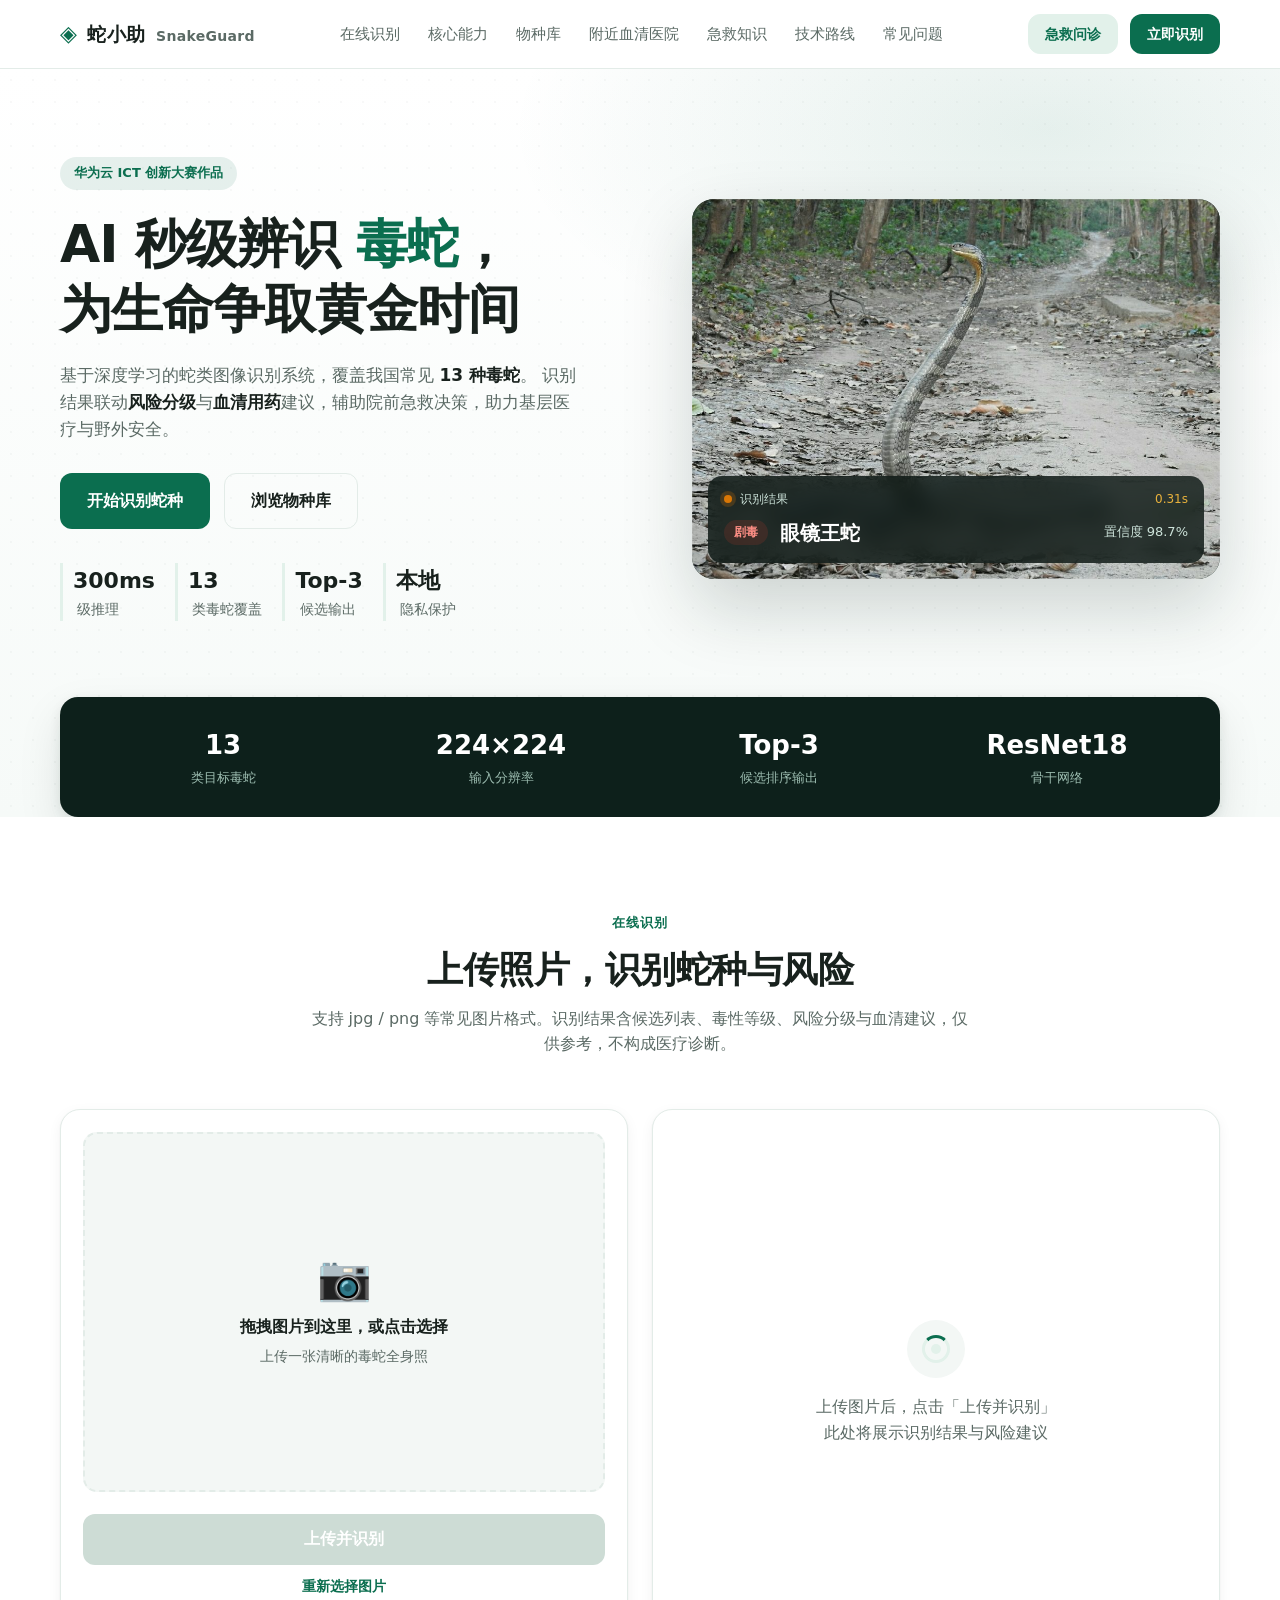
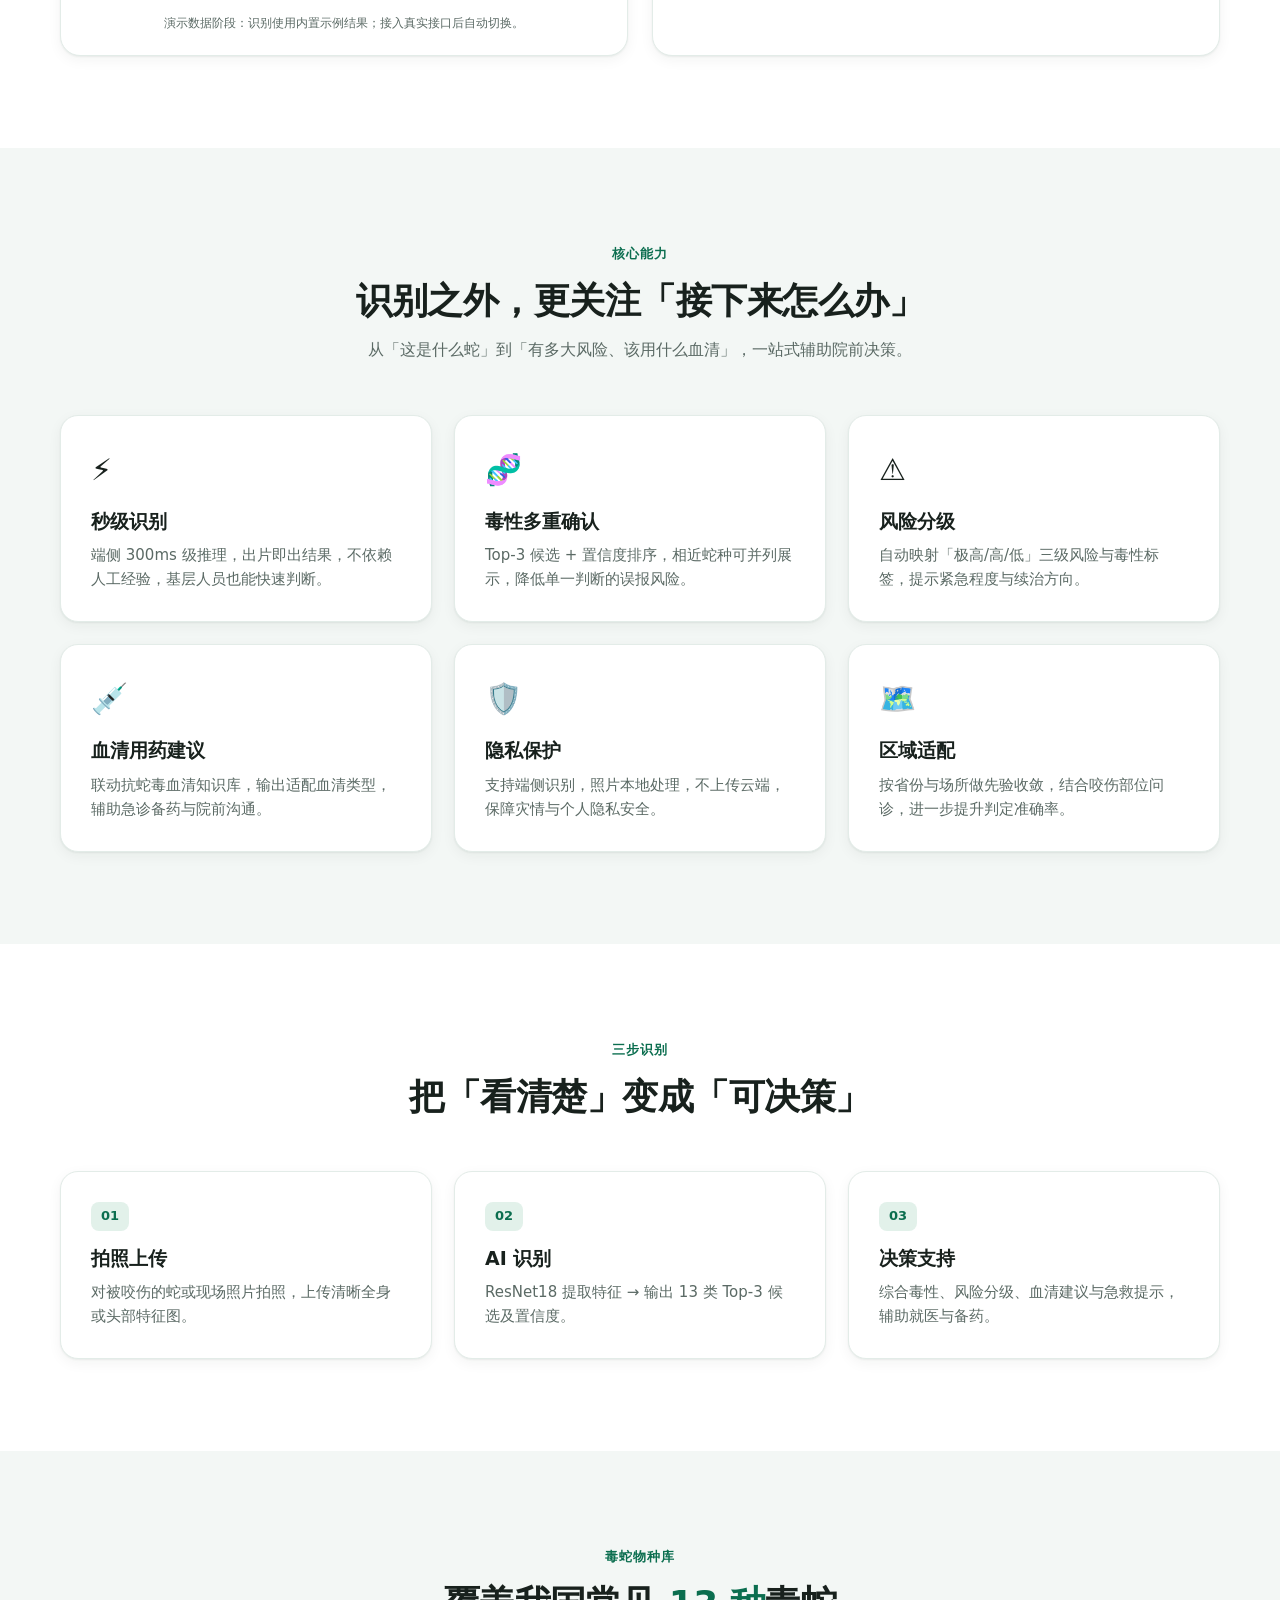
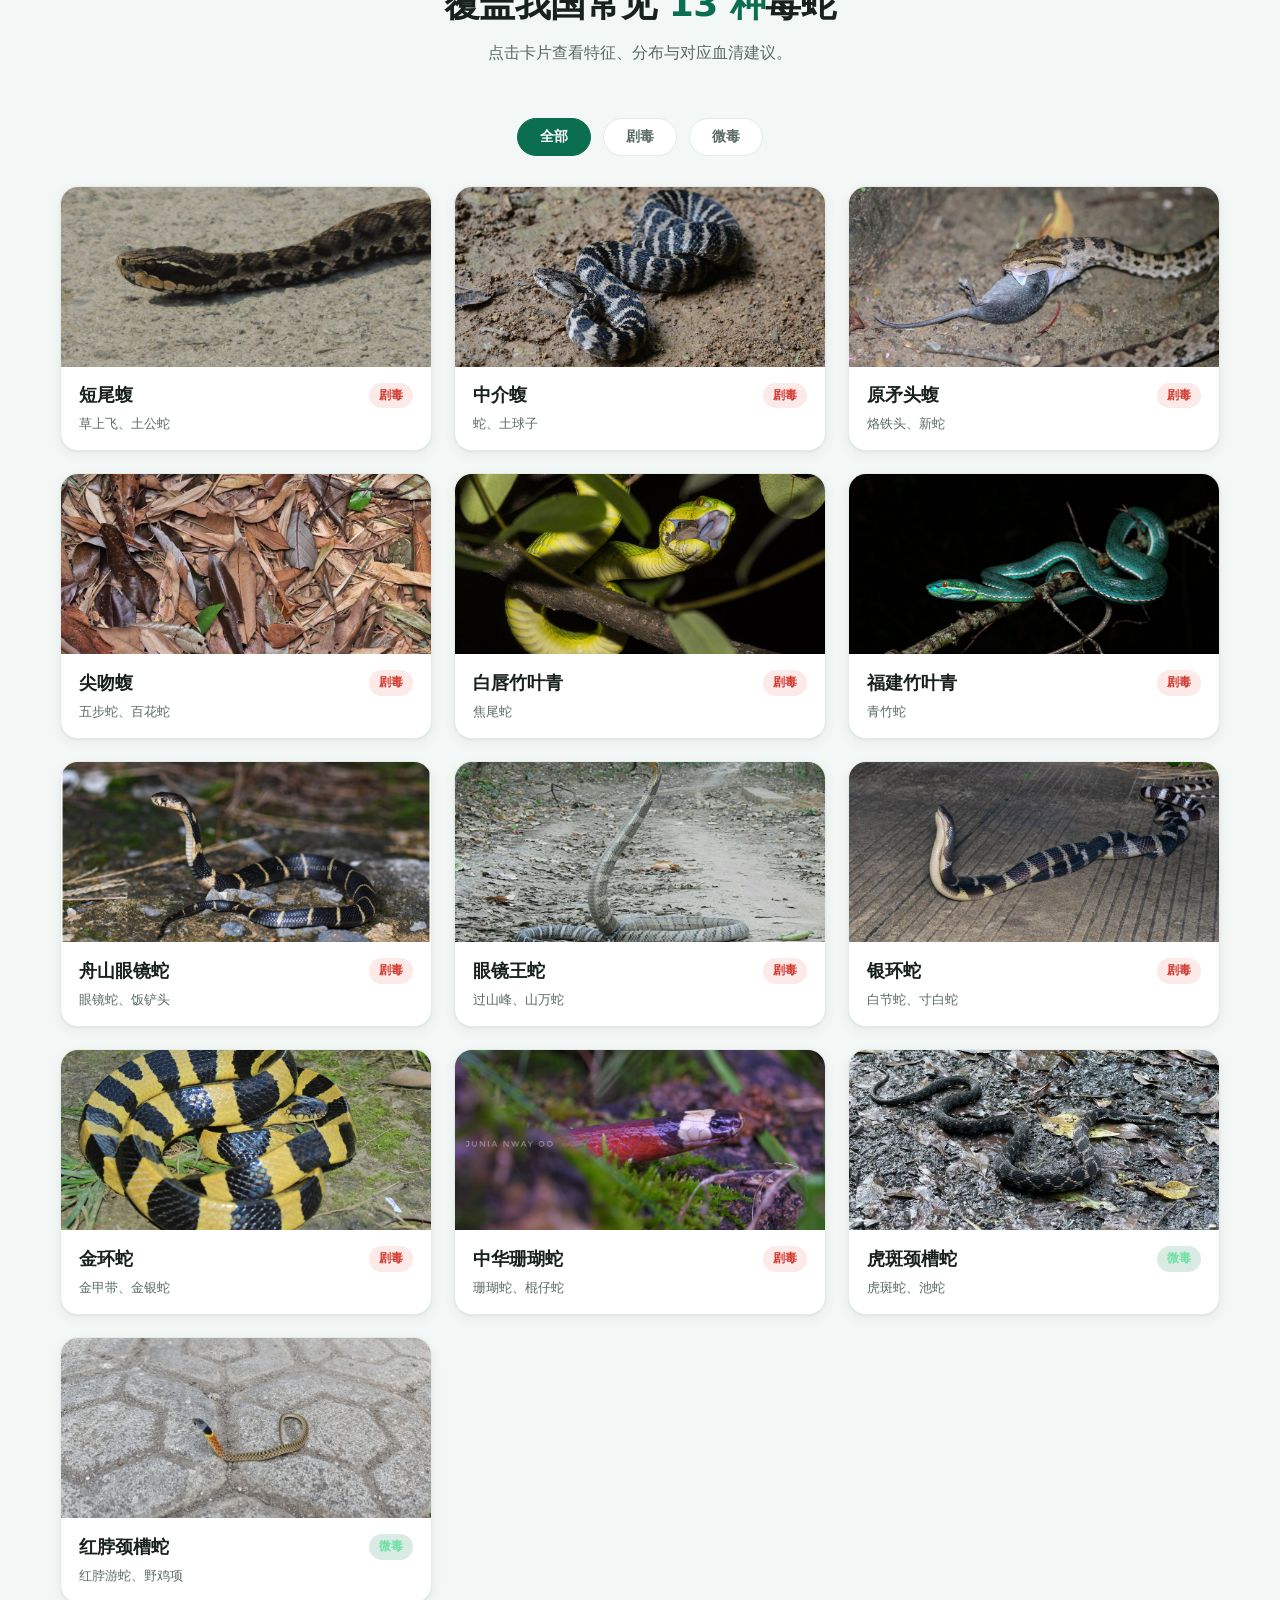
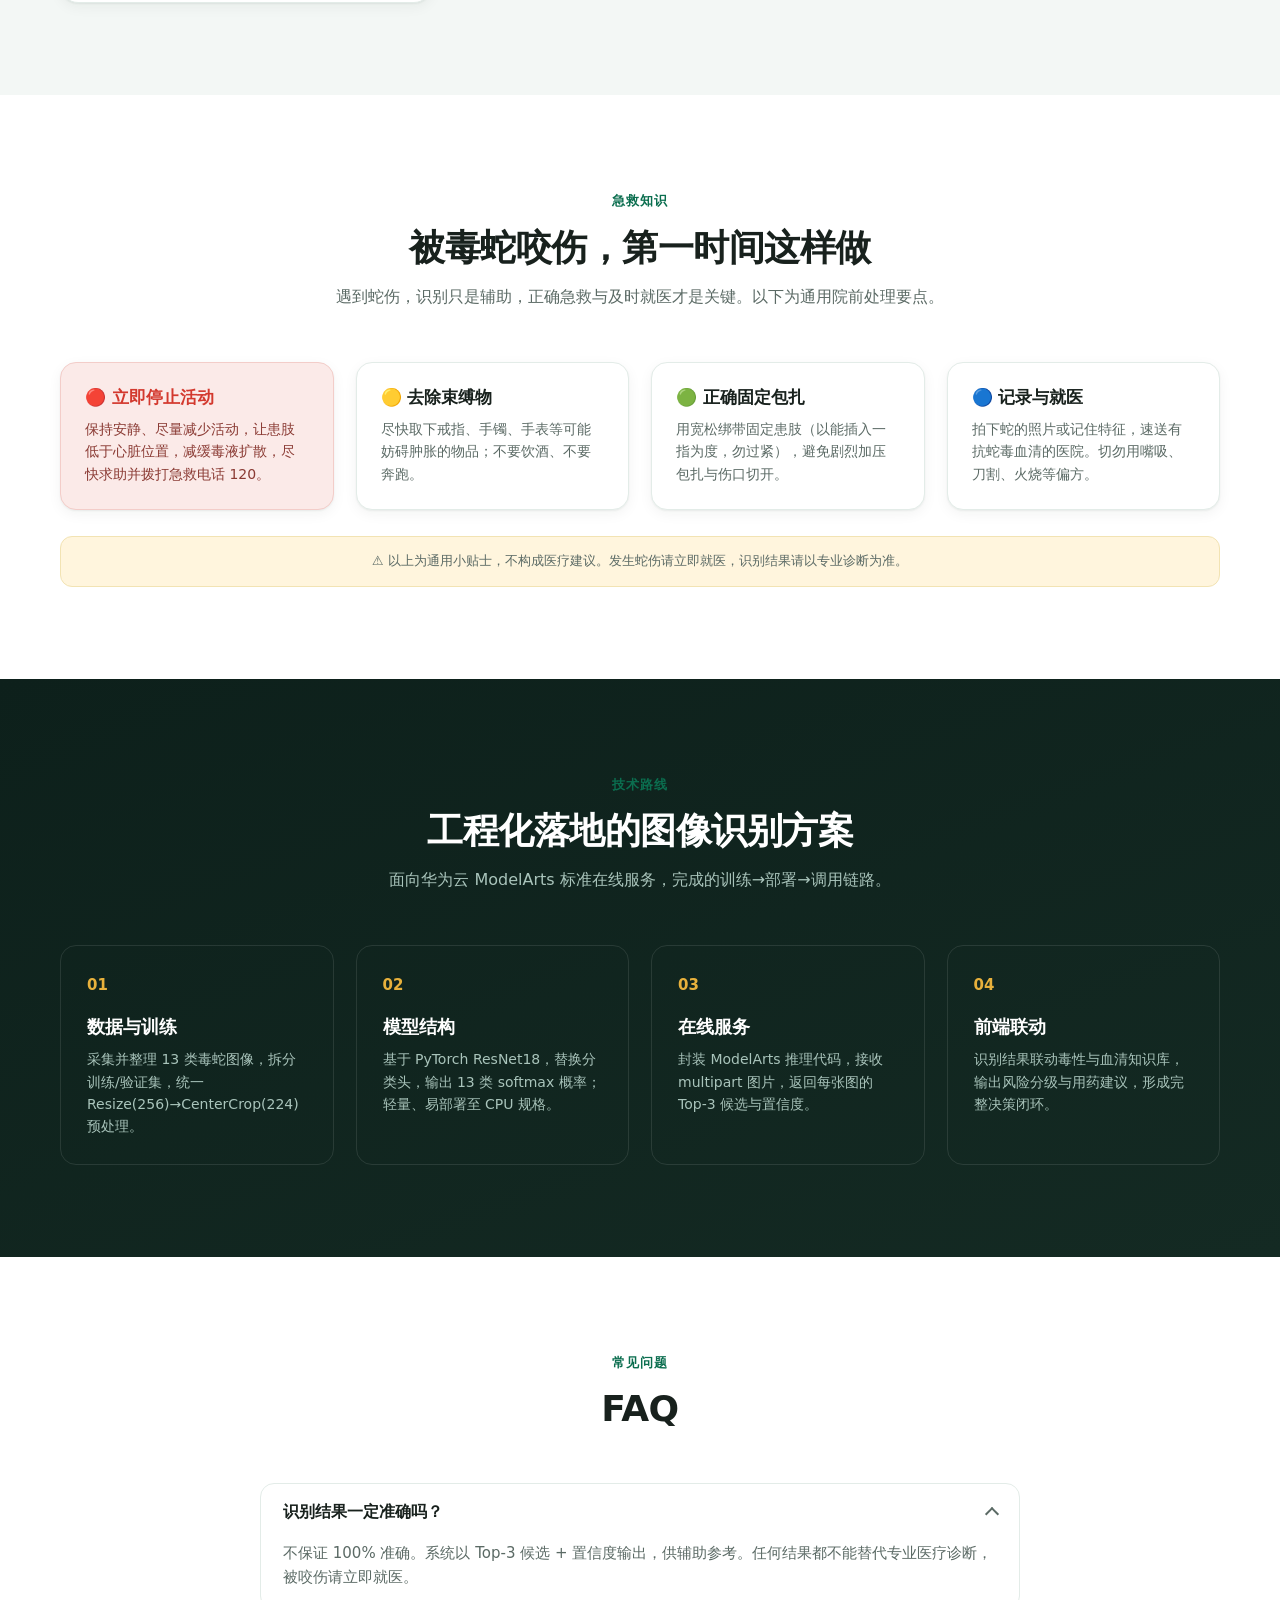
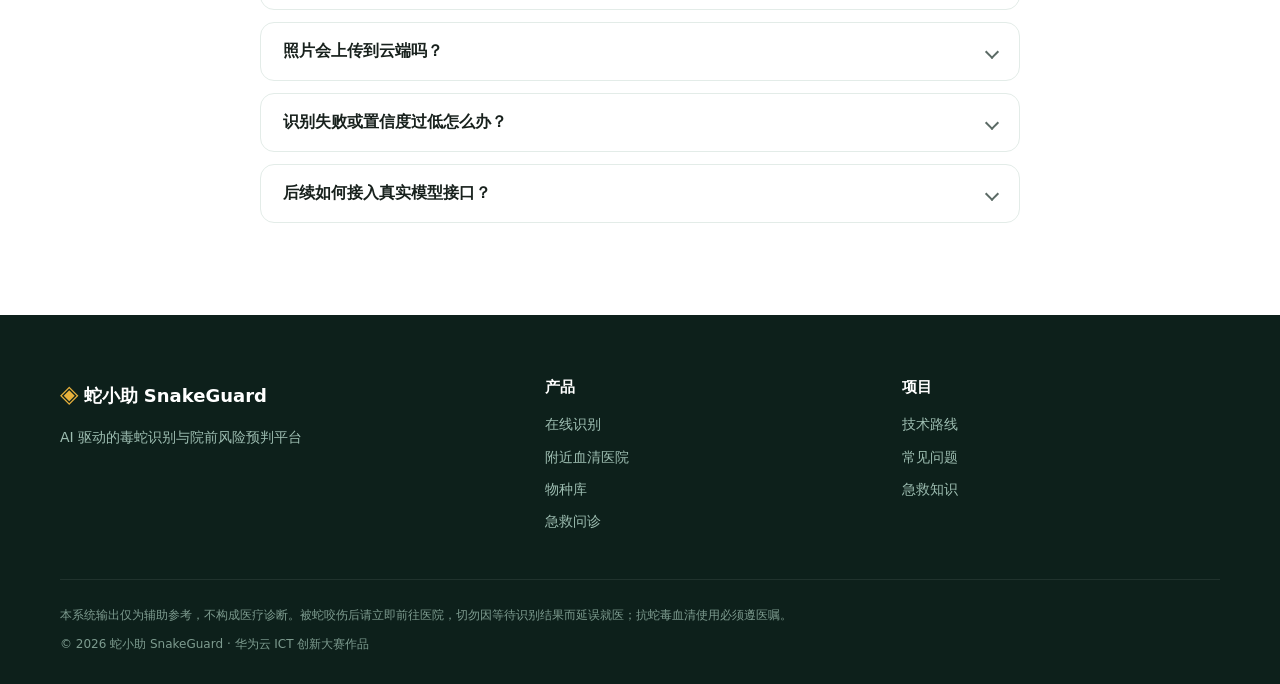
<file: web/index.html>
<!DOCTYPE html>
<html lang="zh-CN">
<head>
    <meta charset="UTF-8">
    <meta name="viewport" content="width=device-width, initial-scale=1.0">
    <title>蛇小助 SnakeGuard · AI 毒蛇识别与院前风险预判平台</title>
    <meta name="description" content="基于 ResNet18 深度学习的毒蛇识别系统，秒级识别 13 种常见毒蛇，输出风险分级与血清用药建议，辅助院前急救决策。">
    <link rel="stylesheet" href="style.css">
</head>
<body>

<!-- ==================== 顶部导航 ==================== -->
<header class="nav" id="nav">
    <div class="nav-inner container">
        <a class="brand" href="#home" data-scroll>
            <span class="brand-mark">◈</span>
            <span class="brand-text">蛇小助 <em>SnakeGuard</em></span>
        </a>
        <nav class="nav-links" id="nav-links">
            <a href="#recognition" data-scroll>在线识别</a>
            <a href="#features" data-scroll>核心能力</a>
            <a href="#species" data-scroll>物种库</a>
            <a href="app/navigate.html">附近血清医院</a>
            <a href="#firstaid" data-scroll>急救知识</a>
            <a href="#tech" data-scroll>技术路线</a>
            <a href="#faq" data-scroll>常见问题</a>
        </nav>
        <div class="nav-actions">
            <a class="btn btn-ghost btn-sm nav-survey" href="app/survey.html" target="_blank" rel="noopener">急救问诊</a>
            <a class="btn btn-primary btn-sm" href="#recognition" data-scroll>立即识别</a>
            <button class="nav-burger" id="nav-burger" aria-label="菜单">
                <span></span><span></span><span></span>
            </button>
        </div>
    </div>
</header>

<!-- ==================== Hero ==================== -->
<section class="hero" id="home">
    <div class="hero-deco" aria-hidden="true"></div>
    <div class="container hero-grid">
        <div class="hero-copy">
            <div class="hero-eyebrow"><span class="pill">华为云 ICT 创新大赛作品</span></div>
            <h1 class="hero-title">AI 秒级辨识 <span class="accent">毒蛇</span>，<br>为生命争取黄金时间</h1>
            <p class="hero-sub">
                基于深度学习的蛇类图像识别系统，覆盖我国常见 <b>13 种毒蛇</b>。
                识别结果联动<b>风险分级</b>与<b>血清用药</b>建议，辅助院前急救决策，助力基层医疗与野外安全。
            </p>
            <div class="hero-cta">
                <a class="btn btn-primary btn-lg" href="#recognition" data-scroll>开始识别蛇种</a>
                <a class="btn btn-ghost btn-lg" href="#species" data-scroll>浏览物种库</a>
            </div>
            <ul class="hero-proof">
                <li><b>300ms</b>&nbsp;级推理</li>
                <li><b>13</b>&nbsp;类毒蛇覆盖</li>
                <li><b>Top-3</b>&nbsp;候选输出</li>
                <li><b>本地</b>&nbsp;隐私保护</li>
            </ul>
        </div>

        <div class="hero-visual">
            <div class="hero-card">
                <div class="hero-card-img">
                    <img id="hero-snake" src="img/species/眼镜王蛇-1.jpg" alt="眼镜王蛇识别实例">
                    <div class="hero-card-frame"></div>
                </div>
                <div class="hero-card-result">
                    <div class="hero-card-head">
                        <span class="dot dot-2"></span>
                        <span>识别结果</span>
                        <span class="hero-card-time">0.31s</span>
                    </div>
                    <div class="hero-card-species">
                        <span class="tag tag-danger">剧毒</span>
                        <strong>眼镜王蛇</strong>
                        <span class="conf">置信度 98.7%</span>
                    </div>
                </div>
            </div>
        </div>
    </div>

    <!-- 数据条 -->
    <div class="stats container">
        <div class="stat"><b>13</b><span>类目标毒蛇</span></div>
        <div class="stat"><b>224×224</b><span>输入分辨率</span></div>
        <div class="stat"><b>Top-3</b><span>候选排序输出</span></div>
        <div class="stat"><b>ResNet18</b><span>骨干网络</span></div>
    </div>
</section>

<main>

<!-- ==================== 在线识别中心 ==================== -->
<section class="section" id="recognition">
    <div class="container">
        <div class="section-head">
            <span class="kicker">在线识别</span>
            <h2>上传照片，识别蛇种与风险</h2>
            <p>支持 jpg / png 等常见图片格式。识别结果含候选列表、毒性等级、风险分级与血清建议，仅供参考，不构成医疗诊断。</p>
        </div>

        <div class="recognition-grid">
            <!-- 上传区 -->
            <div class="panel upload-panel">
                <div class="dropzone" id="dropzone">
                    <input type="file" id="file-input" accept="image/*" aria-label="选择蛇类图片">
                    <div class="dz-empty" id="dz-empty">
                        <div class="dz-icon">📷</div>
                        <p class="dz-title">拖拽图片到这里，或点击选择</p>
                        <p class="dz-sub">上传一张清晰的毒蛇全身照</p>
                    </div>
                    <img id="dz-preview" class="dz-preview" alt="待识别图片预览" style="display:none">
                    <button type="button" class="dz-remove" id="dz-remove" aria-label="移除图片" style="display:none">✕</button>
                </div>
                <div class="upload-actions">
                    <button class="btn btn-primary btn-block" id="btn-recognize" disabled>上传并识别</button>
                    <label class="link-btn" for="file-input">重新选择图片</label>
                </div>
                <p class="dropzone-note">演示数据阶段：识别使用内置示例结果；接入真实接口后自动切换。</p>
            </div>

            <!-- 结果区 -->
            <div class="panel result-panel">
                <div class="result-empty" id="result-empty">
                    <div class="result-empty-icon"></div>
                    <p>上传图片后，点击「上传并识别」<br>此处将展示识别结果与风险建议</p>
                </div>
                <div class="result-body" id="result-body" style="display:none"></div>
            </div>
        </div>
    </div>
</section>

<!-- ==================== 核心能力 ==================== -->
<section class="section section-soft" id="features">
    <div class="container">
        <div class="section-head">
            <span class="kicker">核心能力</span>
            <h2>识别之外，更关注「接下来怎么办」</h2>
            <p>从「这是什么蛇」到「有多大风险、该用什么血清」，一站式辅助院前决策。</p>
        </div>
        <div class="features">
            <div class="feature">
                <div class="feature-icon">⚡</div>
                <h3>秒级识别</h3>
                <p>端侧 300ms 级推理，出片即出结果，不依赖人工经验，基层人员也能快速判断。</p>
            </div>
            <div class="feature">
                <div class="feature-icon">🧬</div>
                <h3>毒性多重确认</h3>
                <p>Top-3 候选 + 置信度排序，相近蛇种可并列展示，降低单一判断的误报风险。</p>
            </div>
            <div class="feature">
                <div class="feature-icon">⚠️</div>
                <h3>风险分级</h3>
                <p>自动映射「极高/高/低」三级风险与毒性标签，提示紧急程度与续治方向。</p>
            </div>
            <div class="feature">
                <div class="feature-icon">💉</div>
                <h3>血清用药建议</h3>
                <p>联动抗蛇毒血清知识库，输出适配血清类型，辅助急诊备药与院前沟通。</p>
            </div>
            <div class="feature">
                <div class="feature-icon">🛡️</div>
                <h3>隐私保护</h3>
                <p>支持端侧识别，照片本地处理，不上传云端，保障灾情与个人隐私安全。</p>
            </div>
            <div class="feature">
                <div class="feature-icon">🗺️</div>
                <h3>区域适配</h3>
                <p>按省份与场所做先验收敛，结合咬伤部位问诊，进一步提升判定准确率。</p>
            </div>
        </div>
    </div>
</section>

<!-- ==================== 识别流程 ==================== -->
<section class="section" id="how">
    <div class="container">
        <div class="section-head">
            <span class="kicker">三步识别</span>
            <h2>把「看清楚」变成「可决策」</h2>
        </div>
        <div class="steps">
            <div class="step">
                <span class="step-num">01</span>
                <h3>拍照上传</h3>
                <p>对被咬伤的蛇或现场照片拍照，上传清晰全身或头部特征图。</p>
            </div>
            <div class="step">
                <span class="step-num">02</span>
                <h3>AI 识别</h3>
                <p>ResNet18 提取特征 → 输出 13 类 Top-3 候选及置信度。</p>
            </div>
            <div class="step">
                <span class="step-num">03</span>
                <h3>决策支持</h3>
                <p>综合毒性、风险分级、血清建议与急救提示，辅助就医与备药。</p>
            </div>
        </div>
    </div>
</section>

<!-- ==================== 物种库 ==================== -->
<section class="section section-soft" id="species">
    <div class="container">
        <div class="section-head">
            <span class="kicker">毒蛇物种库</span>
            <h2>覆盖我国常见 <span class="accent">13 种</span>毒蛇</h2>
            <p>点击卡片查看特征、分布与对应血清建议。</p>
        </div>
        <div class="species-filter" id="species-filter">
            <button class="chip active" data-filter="all">全部</button>
            <button class="chip" data-filter="剧毒">剧毒</button>
            <button class="chip" data-filter="微毒">微毒</button>
        </div>
        <div class="species-grid" id="species-grid"></div>
    </div>
</section>

<!-- ==================== 急救知识 ==================== -->
<section class="section" id="firstaid">
    <div class="container">
        <div class="section-head">
            <span class="kicker">急救知识</span>
            <h2>被毒蛇咬伤，第一时间这样做</h2>
            <p>遇到蛇伤，识别只是辅助，正确急救与及时就医才是关键。以下为通用院前处理要点。</p>
        </div>
        <div class="firstaid-grid">
            <div class="firstaid-card firstaid-danger">
                <h3>🔴 立即停止活动</h3>
                <p>保持安静、尽量减少活动，让患肢低于心脏位置，减缓毒液扩散，尽快求助并拨打急救电话 120。</p>
            </div>
            <div class="firstaid-card">
                <h3>🟡 去除束缚物</h3>
                <p>尽快取下戒指、手镯、手表等可能妨碍肿胀的物品；不要饮酒、不要奔跑。</p>
            </div>
            <div class="firstaid-card">
                <h3>🟢 正确固定包扎</h3>
                <p>用宽松绑带固定患肢（以能插入一指为度，勿过紧），避免剧烈加压包扎与伤口切开。</p>
            </div>
            <div class="firstaid-card">
                <h3>🔵 记录与就医</h3>
                <p>拍下蛇的照片或记住特征，速送有抗蛇毒血清的医院。切勿用嘴吸、刀割、火烧等偏方。</p>
            </div>
        </div>
        <div class="firstaid-disclaimer">
            ⚠️ 以上为通用小贴士，不构成医疗建议。发生蛇伤请立即就医，识别结果请以专业诊断为准。
        </div>
    </div>
</section>

<!-- ==================== 技术路线 ==================== -->
<section class="section section-dark" id="tech">
    <div class="container">
        <div class="section-head light">
            <span class="kicker">技术路线</span>
            <h2>工程化落地的图像识别方案</h2>
            <p>面向华为云 ModelArts 标准在线服务，完成的训练→部署→调用链路。</p>
        </div>
        <div class="tech-grid">
            <div class="tech-item">
                <b>01</b>
                <h3>数据与训练</h3>
                <p>采集并整理 13 类毒蛇图像，拆分训练/验证集，统一 Resize(256)→CenterCrop(224) 预处理。</p>
            </div>
            <div class="tech-item">
                <b>02</b>
                <h3>模型结构</h3>
                <p>基于 PyTorch ResNet18，替换分类头，输出 13 类 softmax 概率；轻量、易部署至 CPU 规格。</p>
            </div>
            <div class="tech-item">
                <b>03</b>
                <h3>在线服务</h3>
                <p>封装 ModelArts 推理代码，接收 multipart 图片，返回每张图的 Top-3 候选与置信度。</p>
            </div>
            <div class="tech-item">
                <b>04</b>
                <h3>前端联动</h3>
                <p>识别结果联动毒性与血清知识库，输出风险分级与用药建议，形成完整决策闭环。</p>
            </div>
        </div>
    </div>
</section>

<!-- ==================== 常见问题 ==================== -->
<section class="section" id="faq">
    <div class="container narrow">
        <div class="section-head">
            <span class="kicker">常见问题</span>
            <h2>FAQ</h2>
        </div>
        <div class="faq" id="faq">
            <div class="faq-item open">
                <button class="faq-q" type="button">识别结果一定准确吗？<span class="faq-arrow"></span></button>
                <div class="faq-a"><p>不保证 100% 准确。系统以 Top-3 候选 + 置信度输出，供辅助参考。任何结果都不能替代专业医疗诊断，被咬伤请立即就医。</p></div>
            </div>
            <div class="faq-item">
                <button class="faq-q" type="button">照片会上传到云端吗？<span class="faq-arrow"></span></button>
                <div class="faq-a"><p>支持端侧识别，默认照片本地处理。若调用在线服务，仅用于识别目的并即时返回，不用于其他用途。</p></div>
            </div>
            <div class="faq-item">
                <button class="faq-q" type="button">识别失败或置信度过低怎么办？<span class="faq-arrow"></span></button>
                <div class="faq-a"><p>请更换更清晰、完整、光线充足的照片重试。置信度低于阈值时会提示「无法确定」，此时请按急救知识处理并及时就医。</p></div>
            </div>
            <div class="faq-item">
                <button class="faq-q" type="button">后续如何接入真实模型接口？<span class="faq-arrow"></span></button>
                <div class="faq-a"><p>当前为演示数据。将 config.js 中 USE_MOCK 置为 false，并填入 API.url 与 API.key，即可切换为真实 ModelArts 在线服务调用。</p></div>
            </div>
        </div>
    </div>
</section>

<!-- ==================== 底部 ==================== -->
<footer class="footer">
    <div class="container footer-inner">
        <div class="footer-brand">
            <span class="brand-mark">◈</span>
            <span>蛇小助 SnakeGuard</span>
            <p>AI 驱动的毒蛇识别与院前风险预判平台</p>
        </div>
        <div class="footer-col">
            <h4>产品</h4>
            <a href="#recognition" data-scroll>在线识别</a>
            <a href="app/navigate.html">附近血清医院</a>
            <a href="#species" data-scroll>物种库</a>
            <a href="app/survey.html" target="_blank" rel="noopener">急救问诊</a>
        </div>
        <div class="footer-col">
            <h4>项目</h4>
            <a href="#tech" data-scroll>技术路线</a>
            <a href="#faq" data-scroll>常见问题</a>
            <a href="#firstaid" data-scroll>急救知识</a>
        </div>
    </div>
    <div class="container footer-disclaimer">
        <p>本系统输出仅为辅助参考，不构成医疗诊断。被蛇咬伤后请立即前往医院，切勿因等待识别结果而延误就医；抗蛇毒血清使用必须遵医嘱。</p>
        <p class="footer-copy">© 2026 蛇小助 SnakeGuard · 华为云 ICT 创新大赛作品</p>
    </div>
</footer>

<script src="config.js"></script>
<script src="app.js"></script>
</body>
</html>
</file>
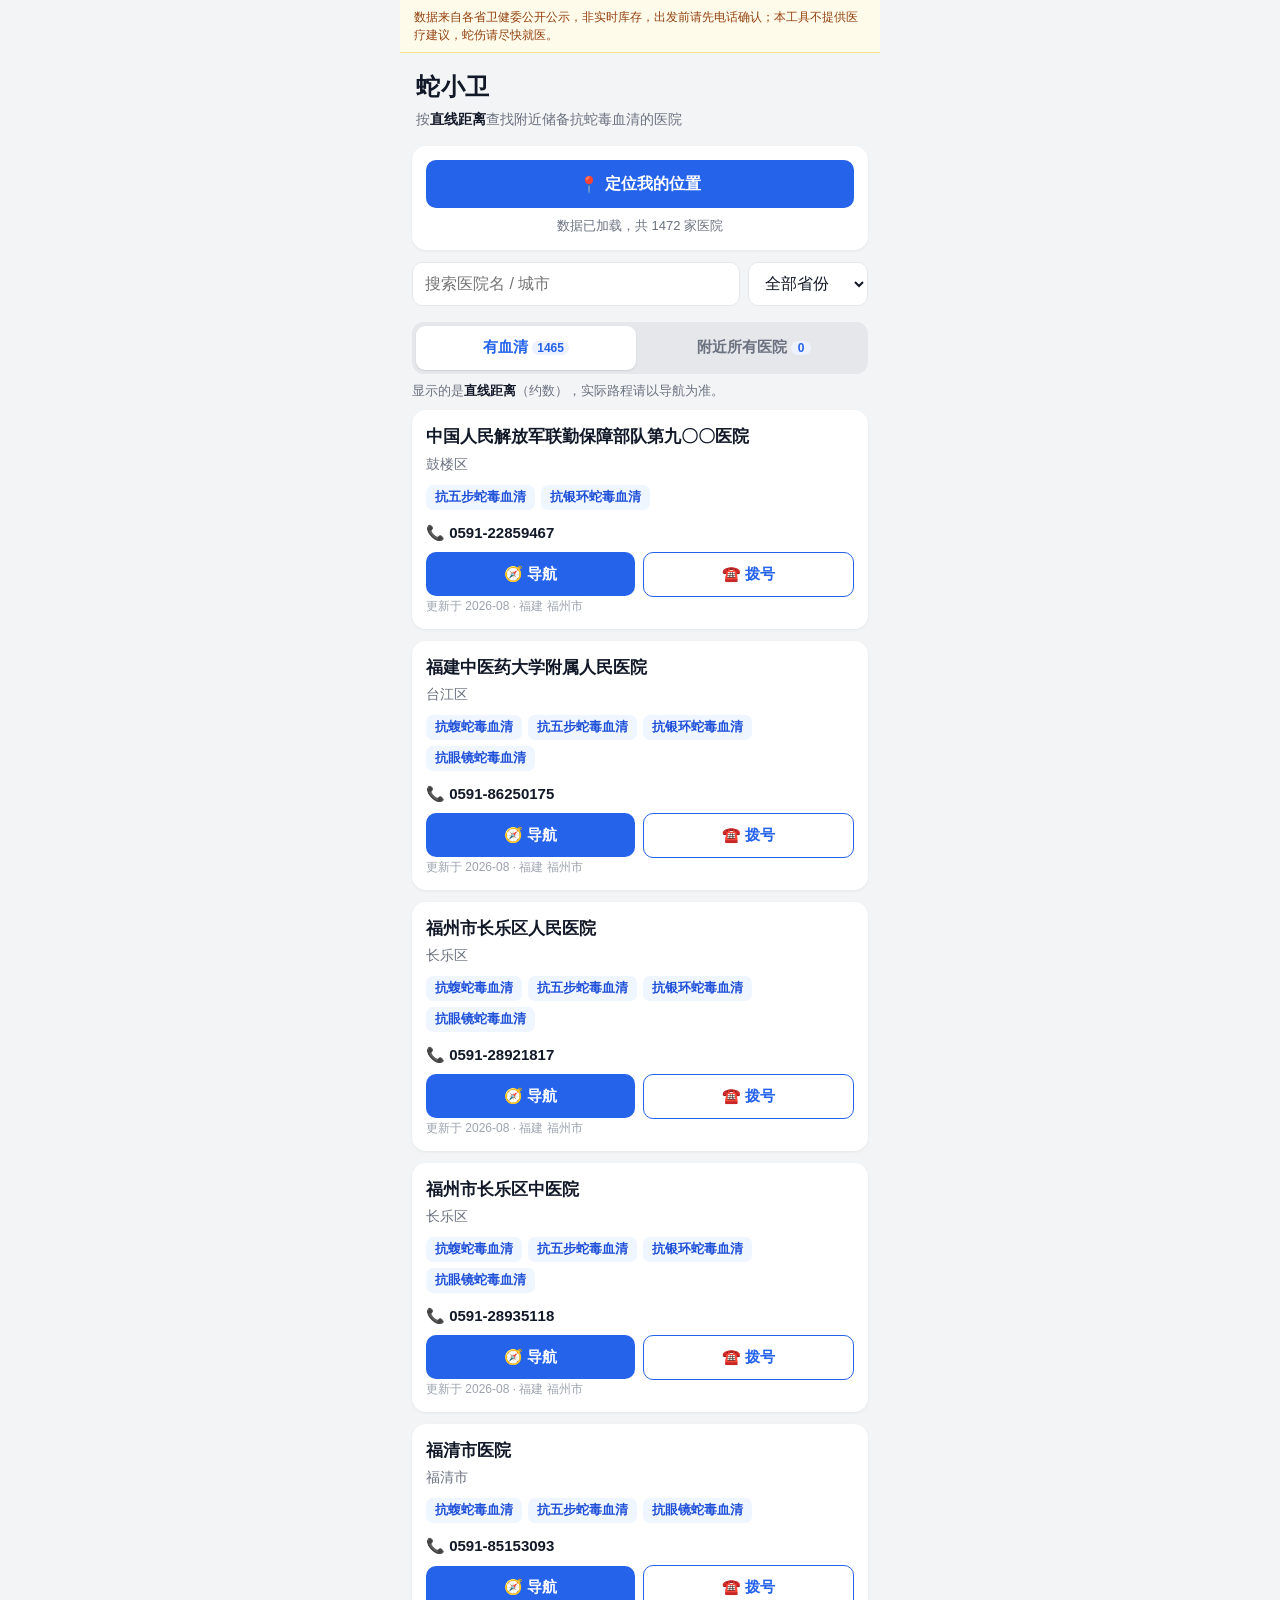
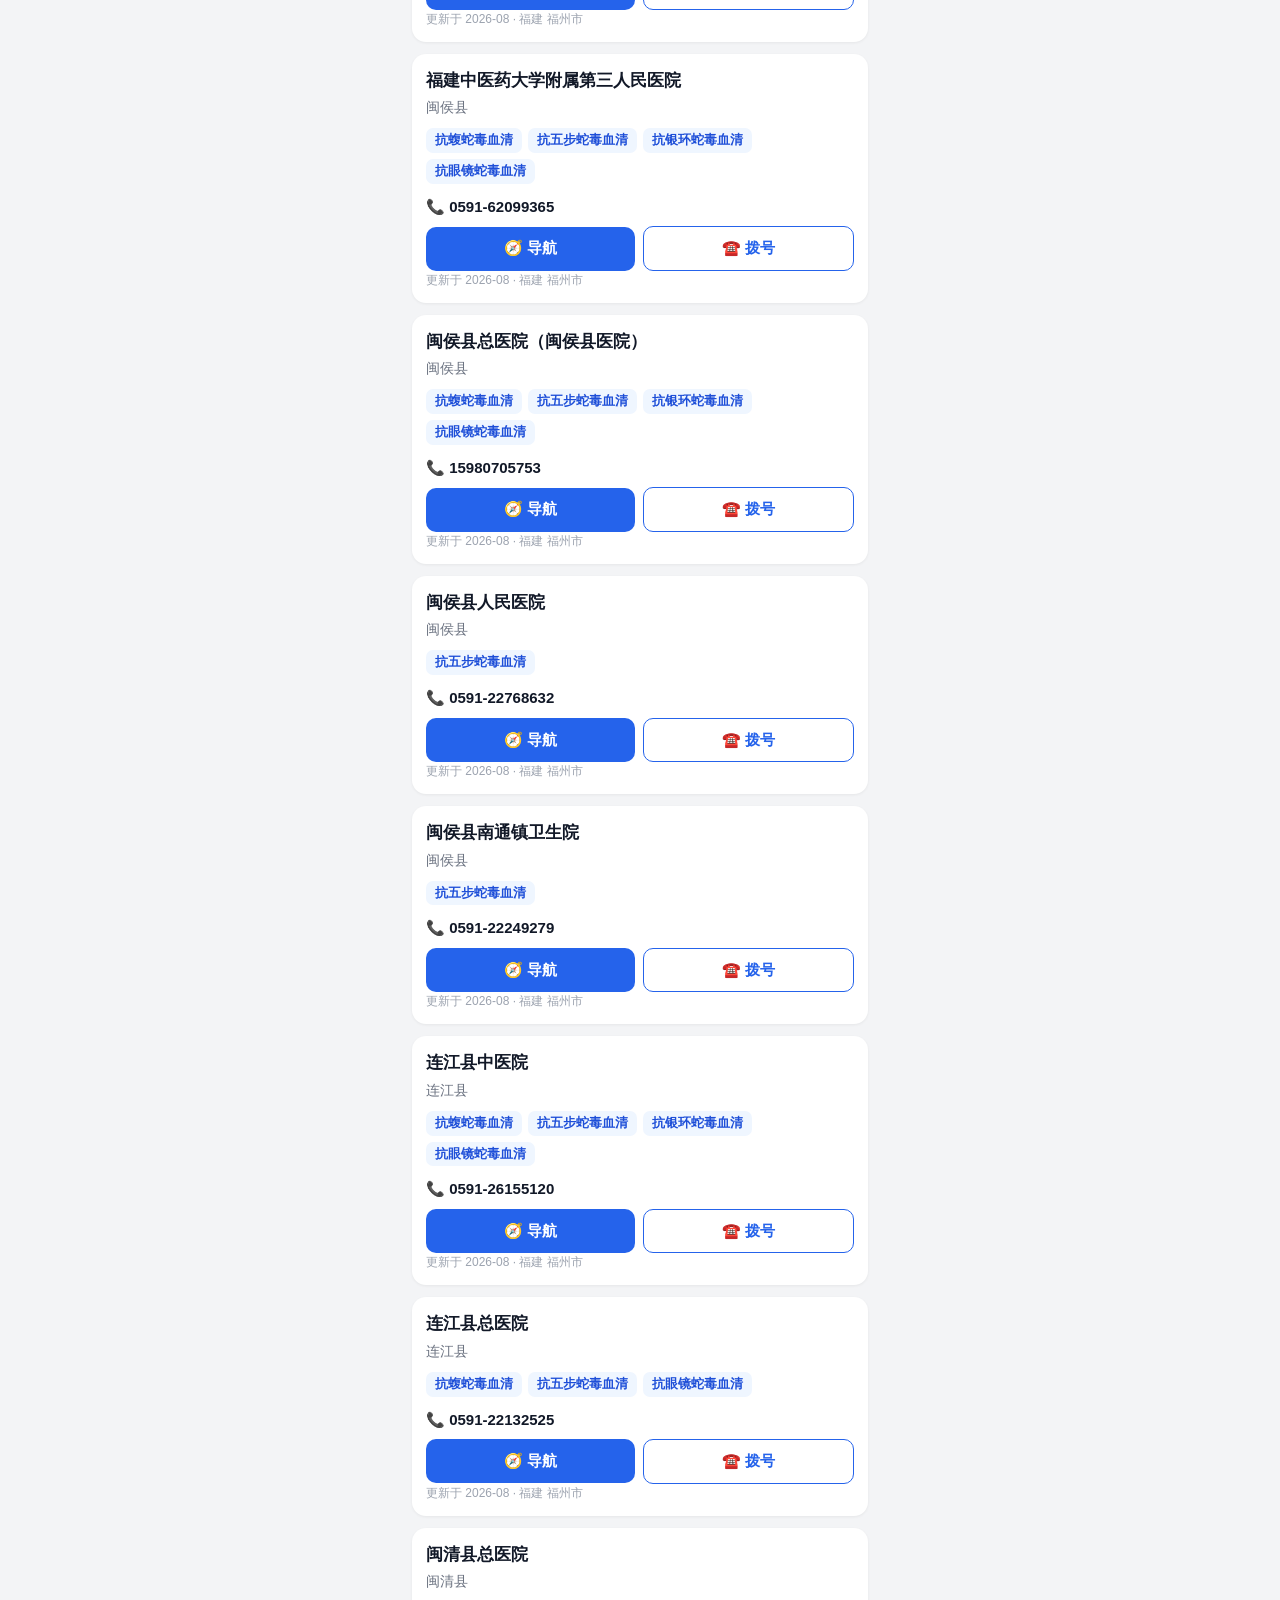
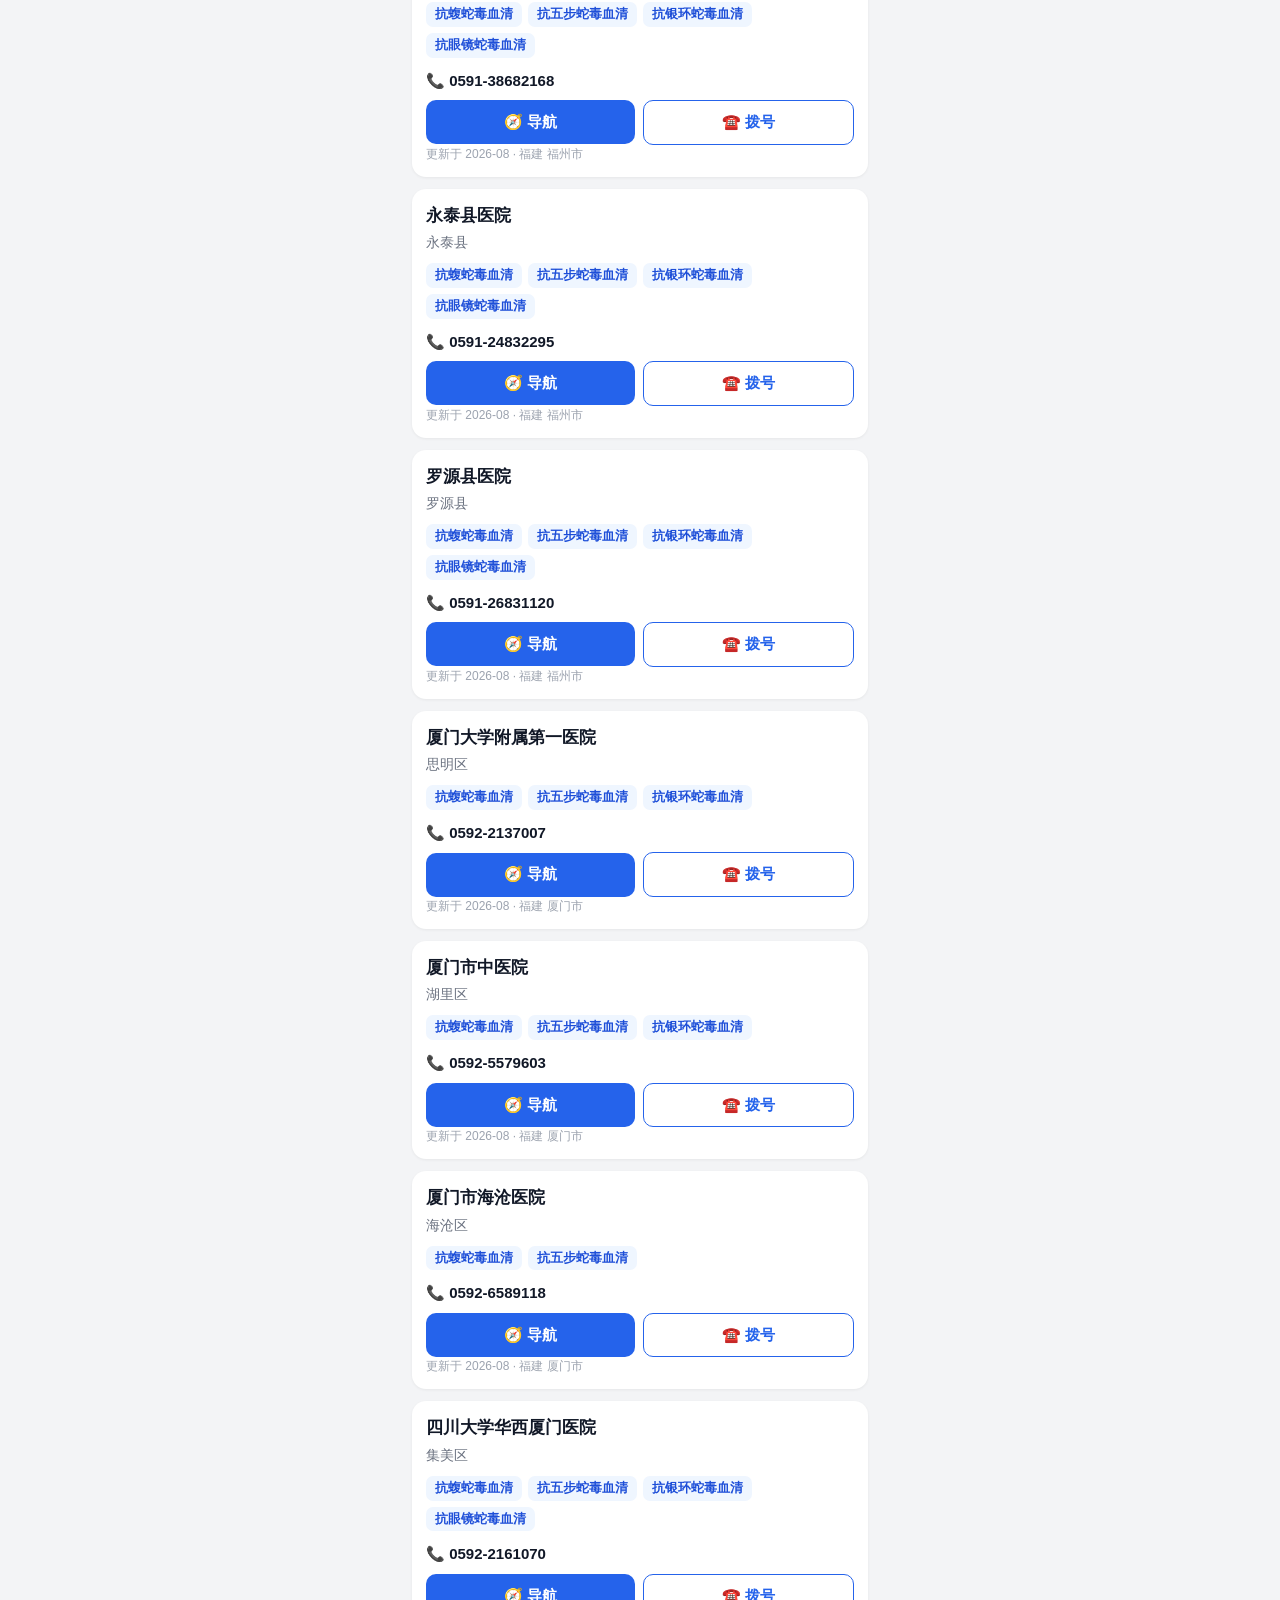
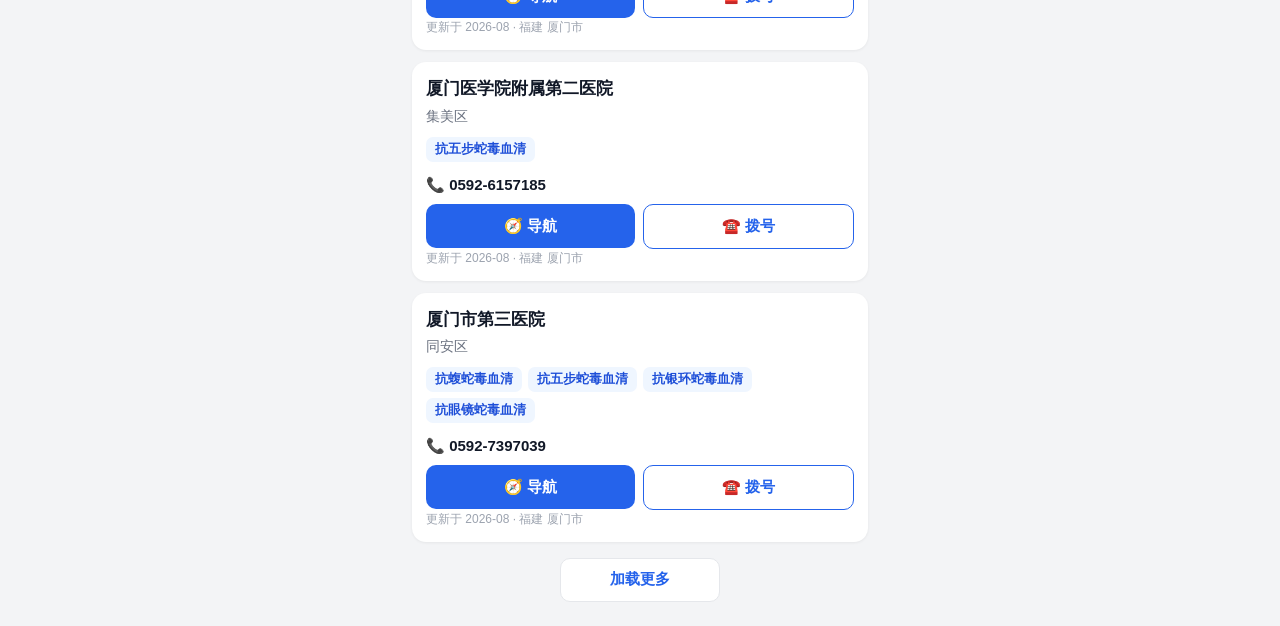
<file: 导航功能/index.html>
<!DOCTYPE html>
<html lang="zh-CN">
<head>
    <meta charset="UTF-8">
    <meta name="viewport" content="width=device-width, initial-scale=1.0, maximum-scale=1.0, user-scalable=no">
    <title>蛇小卫 · 有血清医院导航</title>
    <link rel="stylesheet" href="style.css">
</head>
<body>
<div class="app">

    <!-- 固定免责声明 -->
    <div class="disclaimer" id="disclaimer">
        数据来自各省卫健委公开公示，非实时库存，出发前请先电话确认；本工具不提供医疗建议，蛇伤请尽快就医。
    </div>

    <header class="hero">
        <h1>蛇小卫</h1>
        <p class="hero-sub">按<b>直线距离</b>查找附近储备抗蛇毒血清的医院</p>
    </header>

    <!-- 定位状态区 -->
    <section class="locator">
        <button type="button" class="btn btn-primary btn-lg" id="locateBtn">
            <span class="ico">📍</span><span id="locateBtnText">定位我的位置</span>
        </button>
        <p class="locate-status" id="locateStatus">未定位</p>
        <p class="locate-accuracy" id="locateAccuracy" hidden></p>

        <!-- 手动选择位置：定位失败或精度过低时自动展开（省/市/区县） -->
        <div class="manual" id="manualPanel" hidden>
            <div class="manual-tip" id="manualTip">定位失败，请手动选择地区（将按该地区中心排序）</div>
            <div class="manual-row">
                <select id="selProvince" aria-label="省份"><option value="">选择省份</option></select>
                <select id="selCity" aria-label="城市" disabled><option value="">选择城市</option></select>
                <select id="selCounty" aria-label="区县" disabled><option value="">选择区县</option></select>
            </div>
            <button type="button" class="btn btn-secondary btn-sm" id="manualBtn">按该地区查找</button>
        </div>
    </section>

    <!-- 搜索与省份筛选 -->
    <section class="search-row">
        <input type="search" id="searchInput" placeholder="搜索医院名 / 城市" autocomplete="off">
        <select id="filterProvince" aria-label="按省份筛选"><option value="">全部省份</option></select>
    </section>

    <!-- 两级结果 Tab -->
    <div class="tabs" role="tablist">
        <button type="button" class="tab active" data-tab="serum" role="tab">
            有血清 <span class="count" id="countSerum">0</span>
        </button>
        <button type="button" class="tab" data-tab="all" role="tab">
            附近所有医院 <span class="count" id="countAll">0</span>
        </button>
    </div>

    <p class="dist-note">显示的是<b>直线距离</b>（约数），实际路程请以导航为准。</p>

    <!-- 结果列表 -->
    <main class="result-list" id="resultList"></main>

    <!-- 空状态 -->
    <div class="empty" id="emptyState" hidden>
        <div class="empty-title">未找到符合条件的医院</div>
        <div class="empty-sub">请调整筛选条件，或立即拨打急救电话</div>
        <button type="button" class="btn btn-danger btn-call120" onclick="location.href='tel:120'">
            立即拨打 120
        </button>
    </div>

    <!-- 加载更多 -->
    <div class="more-wrap" id="moreWrap" hidden>
        <button type="button" class="btn btn-ghost btn-sm" id="moreBtn">加载更多</button>
    </div>

</div>
<script src="app.js"></script>
</body>
</html>
</file>
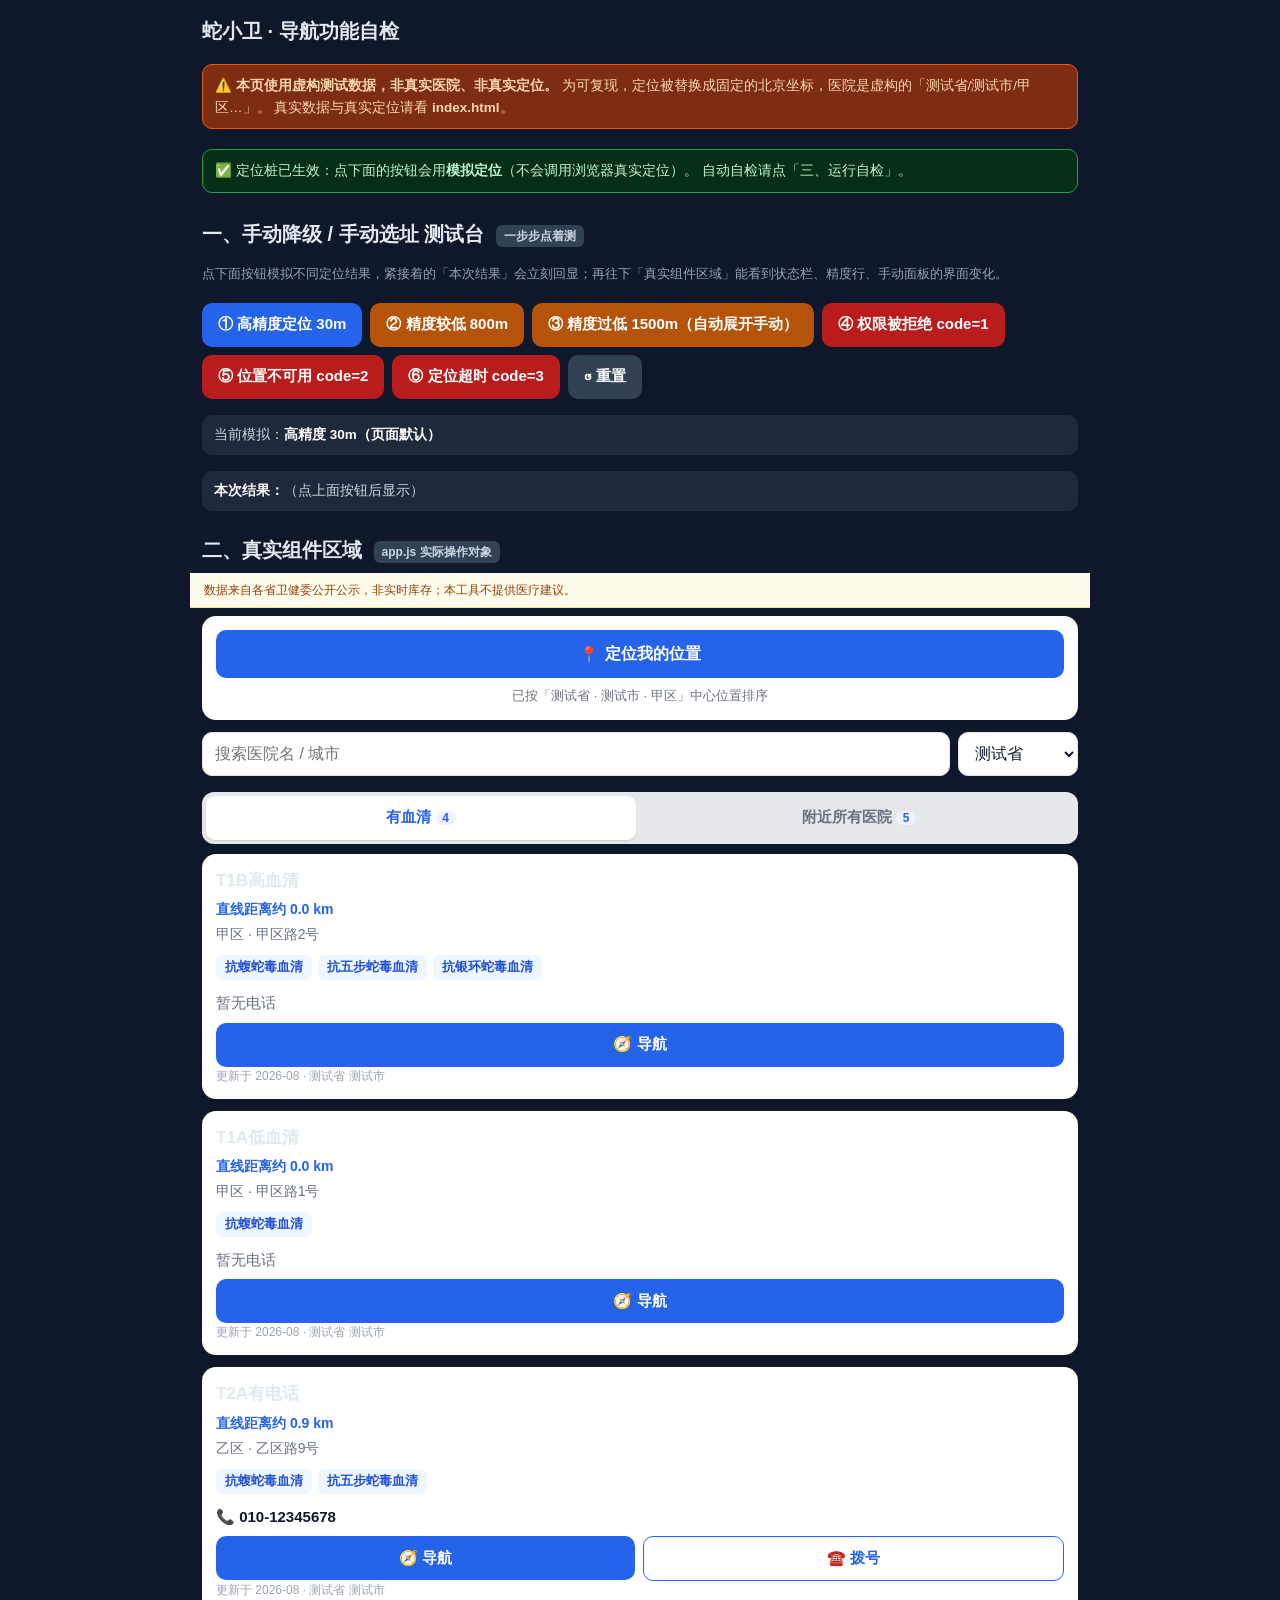
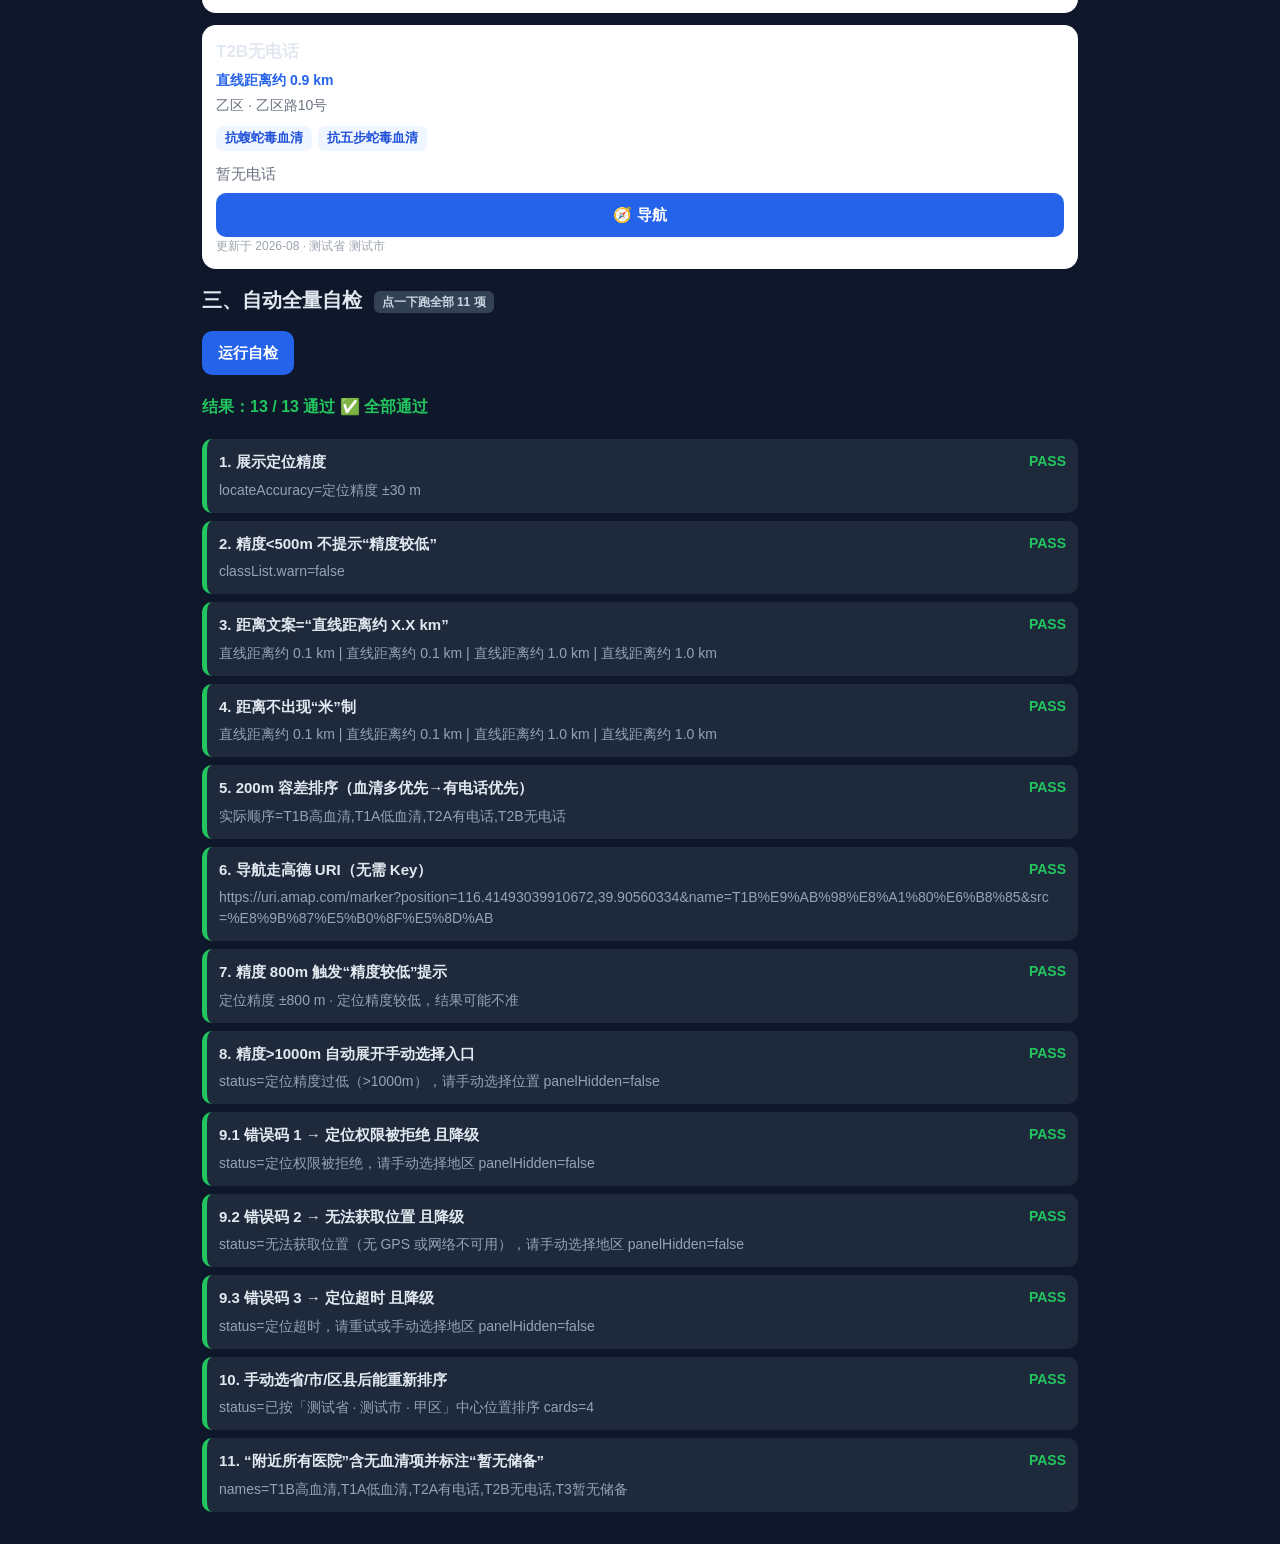
<file: 导航功能/verify.html>
<!DOCTYPE html>
<html lang="zh-CN">
<head>
    <meta charset="UTF-8">
    <meta name="viewport" content="width=device-width, initial-scale=1.0">
    <title>导航功能 · 自检 verify.html</title>
    <link rel="stylesheet" href="style.css">
    <style>
        body{background:#0f172a;color:#e2e8f0}
        .app{max-width:900px}
        .report-title{font-size:20px;font-weight:800;margin:16px 0 8px}
        .fake-banner{
            background:#7c2d12;border:1px solid #ea580c;color:#fed7aa;
            border-radius:10px;padding:10px 12px;margin:10px 0;font-size:13.5px;line-height:1.6
        }
        .diag{
            border-radius:10px;padding:10px 12px;margin:10px 0;font-size:13.5px;line-height:1.6
        }
        .diag.ok{background:#052e16;border:1px solid #16a34a;color:#bbf7d0}
        .diag.bad{background:#450a0a;border:1px solid #dc2626;color:#fecaca}
        .report-actions{display:flex;gap:8px;flex-wrap:wrap;margin:8px 0}
        .report-actions button{
            min-height:44px;padding:10px 16px;border:none;border-radius:10px;
            background:#2563eb;color:#fff;font-size:15px;font-weight:600;cursor:pointer
        }
        .report-actions button.warn{background:#b45309}
        .report-actions button.danger{background:#b91c1c}
        .report-actions button.ghost{background:#334155}
        .hint{color:#94a3b8;font-size:13px;line-height:1.7;margin:6px 0 10px}
        .sim-status{
            background:#1e293b;border-radius:10px;padding:10px 12px;margin:8px 0;
            font-size:13.5px;color:#cbd5e1
        }
        .sim-status b{color:#fff}
        .case{
            background:#1e293b;border-radius:10px;padding:12px;margin:8px 0;
            border-left:5px solid #64748b;font-size:14px
        }
        .case.pass{border-left-color:#22c55e}
        .case.fail{border-left-color:#ef4444}
        .case b{font-size:15px}
        .case .detail{margin-top:6px;color:#94a3b8;white-space:pre-wrap;word-break:break-all}
        .case .verdict{float:right;font-weight:800}
        .case.pass .verdict{color:#22c55e}
        .case.fail .verdict{color:#ef4444}
        .summary{margin:12px 0;font-size:16px;font-weight:800}
        .summary.ok{color:#22c55e}
        .summary.bad{color:#ef4444}
        .section-tag{
            display:inline-block;padding:2px 8px;border-radius:6px;font-size:12px;
            background:#334155;color:#cbd5e1;margin-left:6px;vertical-align:middle
        }
    </style>
</head>
<body>
<div class="app">
    <h4 class="report-title">蛇小卫 · 导航功能自检</h4>

    <div class="fake-banner">
        ⚠️ <b>本页使用虚构测试数据，非真实医院、非真实定位。</b>
        为可复现，定位被替换成固定的北京坐标，医院是虚构的「测试省/测试市/甲区…」。
        真实数据与真实定位请看 <b>index.html</b>。
    </div>

    <div class="diag" id="diag">正在检测「定位桩」是否生效…</div>

    <!-- ============ 手动测试台 ============ -->
    <h4 class="report-title">一、手动降级 / 手动选址 测试台 <span class="section-tag">一步步点着测</span></h4>
    <p class="hint">
        点下面按钮模拟不同定位结果，紧接着的「本次结果」会立刻回显；再往下「真实组件区域」能看到状态栏、精度行、手动面板的界面变化。
    </p>
    <div class="report-actions">
        <button type="button" onclick="simSuccess(30)">① 高精度定位 30m</button>
        <button type="button" class="warn" onclick="simSuccess(800)">② 精度较低 800m</button>
        <button type="button" class="warn" onclick="simSuccess(1500)">③ 精度过低 1500m（自动展开手动）</button>
        <button type="button" class="danger" onclick="simError(1)">④ 权限被拒绝 code=1</button>
        <button type="button" class="danger" onclick="simError(2)">⑤ 位置不可用 code=2</button>
        <button type="button" class="danger" onclick="simError(3)">⑥ 定位超时 code=3</button>
        <button type="button" class="ghost" onclick="simReset()">↺ 重置</button>
    </div>
    <div class="sim-status" id="simStatus">当前模拟：高精度 30m</div>
    <div class="sim-status" id="simResult"><b>本次结果：</b>（点上面按钮后显示）</div>

    <!-- ============ 真实组件区 ============ -->
    <h4 class="report-title">二、真实组件区域 <span class="section-tag">app.js 实际操作对象</span></h4>
    <div class="disclaimer" id="disclaimer">数据来自各省卫健委公开公示，非实时库存；本工具不提供医疗建议。</div>

    <section class="locator">
        <button type="button" class="btn btn-primary btn-lg" id="locateBtn">
            <span class="ico">📍</span><span id="locateBtnText">定位我的位置</span>
        </button>
        <p class="locate-status" id="locateStatus">未定位</p>
        <p class="locate-accuracy" id="locateAccuracy" hidden></p>

        <div class="manual" id="manualPanel" hidden>
            <div class="manual-tip" id="manualTip">定位失败，请手动选择地区</div>
            <div class="manual-row">
                <select id="selProvince" aria-label="省份"><option value="">选择省份</option></select>
                <select id="selCity" aria-label="城市" disabled><option value="">选择城市</option></select>
                <select id="selCounty" aria-label="区县" disabled><option value="">选择区县</option></select>
            </div>
            <button type="button" class="btn btn-secondary btn-sm" id="manualBtn">按该地区查找</button>
        </div>
    </section>

    <section class="search-row">
        <input type="search" id="searchInput" placeholder="搜索医院名 / 城市">
        <select id="filterProvince"><option value="">全部省份</option></select>
    </section>

    <div class="tabs" role="tablist">
        <button type="button" class="tab active" data-tab="serum" role="tab">有血清 <span class="count" id="countSerum">0</span></button>
        <button type="button" class="tab" data-tab="all" role="tab">附近所有医院 <span class="count" id="countAll">0</span></button>
    </div>

    <main class="result-list" id="resultList"></main>

    <div class="empty" id="emptyState" hidden>
        <div class="empty-title">未找到符合条件的医院</div>
        <button type="button" class="btn btn-danger" onclick="location.href='tel:120'">立即拨打 120</button>
    </div>

    <div class="more-wrap" id="moreWrap" hidden>
        <button type="button" class="btn btn-ghost btn-sm" id="moreBtn">加载更多</button>
    </div>

    <!-- ============ 自动全量自检 ============ -->
    <h4 class="report-title">三、自动全量自检 <span class="section-tag">点一下跑全部 11 项</span></h4>
    <div class="report-actions">
        <button type="button" onclick="runAll()">运行自检</button>
    </div>
    <div class="summary" id="summary">未运行</div>
    <div id="report"></div>
</div>

<!-- ===================== 受控测试数据与 stub ===================== -->
<script>
/* ⚠️ 虚构测试数据：固定坐标 + 虚构医院，仅用于逻辑自检，非真实定位 */
var TEST = {
    WGS_LNG: 116.4074,          // 模拟浏览器定位回调返回的 WGS-84（写死的北京坐标）
    WGS_LAT: 39.9042,
    GCJ_LNG: 116.41364225,      // 期望转换后的 GCJ-02
    GCJ_LAT: 39.90560334,
    mPerDegLng: 85393.840997,
    mPerDegLat: 111320.0
};
function eastKm(km){ return km*1000.0/ TEST.mPerDegLng; }
function northKm(km){ return km*1000.0/ TEST.mPerDegLat; }

/* 虚构医院数据：档间隔 >>200m，档内 <200m */
var TEST_HOSPITALS = [
    {id:1,name:"T1A低血清",province:"测试省",city:"测试市",county:"甲区",
     address:"甲区路1号",lng:TEST.GCJ_LNG+eastKm(0.100),lat:TEST.GCJ_LAT,
     phones:[],phonesRaw:[],serum:["抗蝮蛇毒血清"],other:[],
     hasSerum:true,noStock:false,stockNote:"",sourceUrl:"",updated:"2026-08"},
    {id:2,name:"T1B高血清",province:"测试省",city:"测试市",county:"甲区",
     address:"甲区路2号",lng:TEST.GCJ_LNG+eastKm(0.110),lat:TEST.GCJ_LAT,
     phones:[],phonesRaw:[],serum:["抗蝮蛇毒血清","抗五步蛇毒血清","抗银环蛇毒血清"],other:[],
     hasSerum:true,noStock:false,stockNote:"",sourceUrl:"",updated:"2026-08"},
    {id:3,name:"T2A有电话",province:"测试省",city:"测试市",county:"乙区",
     address:"乙区路9号",lng:TEST.GCJ_LNG+eastKm(1.000),lat:TEST.GCJ_LAT,
     phones:["010-12345678"],phonesRaw:["010-12345678"],
     serum:["抗蝮蛇毒血清","抗五步蛇毒血清"],other:[],hasSerum:true,noStock:false,
     stockNote:"",sourceUrl:"",updated:"2026-08"},
    {id:4,name:"T2B无电话",province:"测试省",city:"测试市",county:"乙区",
     address:"乙区路10号",lng:TEST.GCJ_LNG+eastKm(1.009),lat:TEST.GCJ_LAT,
     phones:[],phonesRaw:[],serum:["抗蝮蛇毒血清","抗五步蛇毒血清"],other:[],
     hasSerum:true,noStock:false,stockNote:"",sourceUrl:"",updated:"2026-08"},
    {id:5,name:"T3暂无储备",province:"测试省",city:"测试市",county:"丙区",
     address:"",lng:TEST.GCJ_LNG+eastKm(3.000),lat:TEST.GCJ_LAT+northKm(3.000),
     phones:["010-99999999"],phonesRaw:["010-99999999"],serum:[],other:[],
     hasSerum:false,noStock:true,stockNote:"暂无储备抗蛇毒血清(具备救治能力)",
     sourceUrl:"",updated:"2026-08"}
];

/* 安装 fetch stub */
(function () {
    var stubFetch = function () {
        return Promise.resolve({
            ok: true,
            status: 200,
            json: function () {
                return Promise.resolve({
                    version: "test", note: "自检数据", count: TEST_HOSPITALS.length,
                    provinces: ["测试省"], hospitals: TEST_HOSPITALS
                });
            }
        });
    };
    try {
        Object.defineProperty(window, "fetch", { value: stubFetch, configurable: true, writable: true });
    } catch (e) {
        window.fetch = stubFetch;
    }
})();

/* 可切换的定位行为 —— 用 defineProperty 覆盖只读的 navigator.geolocation */
window.__geo = { type: "success", accuracy: 30 };
window.__geoStub = {
    getCurrentPosition: function (success, error) {
        var g = window.__geo;
        setTimeout(function () {
            if (g.type === "error") {
                error({ code: g.code, message: "stub" });
            } else {
                success({
                    coords: {
                        longitude: TEST.WGS_LNG,
                        latitude: TEST.WGS_LAT,
                        accuracy: g.accuracy
                    }
                });
            }
        }, 0);
    }
};
(function () {
    var ok = false;
    try {
        Object.defineProperty(navigator, "geolocation", {
            value: window.__geoStub, configurable: true, writable: true
        });
        ok = (navigator.geolocation === window.__geoStub);
    } catch (e) {
        try {
            navigator.geolocation.getCurrentPosition = window.__geoStub.getCurrentPosition;
            ok = (navigator.geolocation.getCurrentPosition === window.__geoStub.getCurrentPosition);
        } catch (e2) { ok = false; }
    }
    window.__geoStubOK = ok;
    window.__fetchStubOK = (window.fetch !== undefined && window.fetch.name !== "fetch");
})();
</script>

<!-- 真实被测代码 -->
<script src="app.js"></script>

<!-- ===================== 手动测试台 + 自动断言 ===================== -->
<script>
(function () {
    "use strict";
    var reportEl = document.getElementById("report");
    var summaryEl = document.getElementById("summary");
    var simStatusEl = document.getElementById("simStatus");
    var simResultEl = document.getElementById("simResult");
    var diagEl = document.getElementById("diag");
    var results = [];

    function wait(ms){ return new Promise(function(r){ setTimeout(r, ms); }); }
    function locateOnce(){ document.getElementById("locateBtn").click(); return wait(40); }
    function cards(){ return Array.prototype.slice.call(document.querySelectorAll("#resultList .card")); }
    function cardNames(){ return cards().map(function(c){ return c.querySelector(".card-name").textContent; }); }
    function setSim(text){ simStatusEl.innerHTML = "当前模拟：<b>" + text + "</b>"; }

    function snapshot() {
        var status = document.getElementById("locateStatus").textContent;
        var acc = document.getElementById("locateAccuracy");
        var panel = document.getElementById("manualPanel");
        return "状态栏=「" + status + "」｜精度行=" +
            (acc.hidden ? "隐藏" : "「" + acc.textContent + "」") +
            "｜手动面板=" + (panel.hidden ? "隐藏" : "★已弹出");
    }
    function showResult() {
        simResultEl.innerHTML = "<b>本次结果：</b>" + snapshot();
        var panel = document.getElementById("manualPanel");
        if (!panel.hidden) {
            panel.scrollIntoView({ behavior: "smooth", block: "center" });
        }
    }

    function check(title, cond, detail) {
        results.push({ title: title, ok: !!cond, detail: detail || "" });
    }

    /* ---------- 手动测试台 ---------- */
    window.simSuccess = function (acc) {
        window.__geo = { type: "success", accuracy: acc };
        setSim(acc >= 1000 ? ("精度过低 " + acc + "m（>1000m，应自动展开手动面板）")
             : acc >= 500 ? ("精度较低 " + acc + "m（≥500m，应有提示）")
             : ("高精度 " + acc + "m"));
        document.getElementById("locateBtn").click();
        setTimeout(showResult, 60);
    };
    window.simError = function (code) {
        window.__geo = { type: "error", code: code };
        var label = { 1: "权限被拒绝（code=1）", 2: "位置不可用（code=2）", 3: "定位超时（code=3）" }[code];
        setSim(label + " → 应显示对应文案并展开手动面板");
        document.getElementById("locateBtn").click();
        setTimeout(showResult, 60);
    };
    window.simReset = function () {
        window.__geo = { type: "success", accuracy: 30 };
        setSim("高精度 30m（已重置）");
        ["selProvince", "selCity", "selCounty"].forEach(function (id) {
            var s = document.getElementById(id);
            if (s) { s.selectedIndex = 0; }
        });
        document.getElementById("locateBtn").click();
        setTimeout(showResult, 60);
    };

    /* ---------- 自动全量自检 ---------- */
    async function runAll() {
        results = [];
        var tabs = document.querySelectorAll(".tab");
        tabs[0].click();

        window.__geo = { type: "success", accuracy: 30 };
        await locateOnce();

        var accEl = document.getElementById("locateAccuracy");
        check("1. 展示定位精度", accEl.hidden === false &&
              /\u00b1\s*30\s*m/.test(accEl.textContent),
              "locateAccuracy=" + accEl.textContent);

        check("2. 精度<500m 不提示“精度较低”", accEl.classList.contains("warn") === false,
              "classList.warn=" + accEl.classList.contains("warn"));

        var distTexts = cards().map(function(c){ return c.querySelector(".card-distance").textContent; });
        var allKm = distTexts.length > 0 && distTexts.every(function(t){
            return /^直线距离约 \d+\.\d km$/.test(t);
        });
        var noMeter = distTexts.every(function(t){ return t.indexOf(" m") === -1; });
        check("3. 距离文案=“直线距离约 X.X km”", allKm, distTexts.join(" | "));
        check("4. 距离不出现“米”制", noMeter, distTexts.join(" | "));

        var order = cardNames();
        var expectPrefix = ["T1B高血清", "T1A低血清", "T2A有电话", "T2B无电话"];
        var orderOk = expectPrefix.every(function(n, i){ return order[i] === n; });
        check("5. 200m 容差排序（血清多优先→有电话优先）", orderOk, "实际顺序=" + order.join(","));

        var nav = document.querySelector("#resultList a[href^='https://uri.amap.com/marker?position=']");
        check("6. 导航走高德 URI（无需 Key）", !!nav &&
              nav.getAttribute("href").indexOf("src=%E8%9B%87%E5%B0%8F%E5%8D%AB") !== -1,
              nav ? nav.getAttribute("href") : "（未找到导航链接）");

        window.__geo = { type: "success", accuracy: 800 };
        await locateOnce();
        check("7. 精度 800m 触发“精度较低”提示",
              document.getElementById("locateAccuracy").classList.contains("warn") &&
              document.getElementById("locateAccuracy").textContent.indexOf("精度较低") !== -1,
              document.getElementById("locateAccuracy").textContent);

        window.__geo = { type: "success", accuracy: 1500 };
        await locateOnce();
        var panel = document.getElementById("manualPanel");
        var status = document.getElementById("locateStatus").textContent;
        check("8. 精度>1000m 自动展开手动选择入口", panel.hidden === false &&
              status.indexOf("定位精度过低") !== -1, "status=" + status + " panelHidden=" + panel.hidden);

        var errCases = [
            { code: 1, key: "定位权限被拒绝" },
            { code: 2, key: "无法获取位置" },
            { code: 3, key: "定位超时" }
        ];
        for (var i = 0; i < errCases.length; i++) {
            window.__geo = { type: "error", code: errCases[i].code };
            await locateOnce();
            var st = document.getElementById("locateStatus").textContent;
            var vis = document.getElementById("manualPanel").hidden === false;
            check("9." + (i + 1) + " 错误码 " + errCases[i].code + " → " + errCases[i].key + " 且降级",
                  st.indexOf(errCases[i].key) !== -1 && vis, "status=" + st + " panelHidden=" + !vis);
        }

        document.getElementById("selProvince").value = "测试省";
        document.getElementById("selProvince").dispatchEvent(new Event("change"));
        document.getElementById("selCity").value = "测试市";
        document.getElementById("selCity").dispatchEvent(new Event("change"));
        document.getElementById("selCounty").value = "甲区";
        document.getElementById("manualBtn").click();
        await wait(40);
        var manStatus = document.getElementById("locateStatus").textContent;
        check("10. 手动选省/市/区县后能重新排序",
              manStatus.indexOf("已按") !== -1 && cards().length > 0,
              "status=" + manStatus + " cards=" + cards().length);

        document.querySelectorAll(".tab")[1].click();
        await wait(10);
        var allNames = cardNames();
        var hasT3 = allNames.indexOf("T3暂无储备") !== -1;
        var badge = document.querySelector("#resultList .badge-nostock");
        check("11. “附近所有医院”含无血清项并标注“暂无储备”",
              hasT3 && !!badge && badge.textContent.indexOf("暂无储备") !== -1,
              "names=" + allNames.join(","));

        document.querySelectorAll(".tab")[0].click();
        await wait(10);

        // 复位到干净的高精度状态，便于手动测试
        window.__geo = { type: "success", accuracy: 30 };

        render();
    }

    function render() {
        var pass = results.filter(function(r){ return r.ok; }).length;
        var total = results.length;
        summaryEl.textContent = "结果：" + pass + " / " + total + " 通过" + (pass === total ? " ✅ 全部通过" : " ❌ 存在失败项");
        summaryEl.className = "summary " + (pass === total ? "ok" : "bad");
        reportEl.innerHTML = results.map(function(r){
            return '<div class="case ' + (r.ok ? "pass" : "fail") + '">' +
                '<span class="verdict">' + (r.ok ? "PASS" : "FAIL") + '</span>' +
                '<b>' + r.title + '</b>' +
                '<div class="detail">' + (r.detail || "") + '</div>' +
                '</div>';
        }).join("");
    }

    window.runAll = runAll;

    function boot() {
        var gok = window.__geoStubOK;
        if (gok) {
            diagEl.className = "diag ok";
            diagEl.innerHTML = "✅ 定位桩已生效：点下面的按钮会用<b>模拟定位</b>（不会调用浏览器真实定位）。" +
                " 自动自检请点「三、运行自检」。";
        } else {
            diagEl.className = "diag bad";
            diagEl.innerHTML = "❌ 定位桩未能生效！本页可能无法模拟定位。请用浏览器打开控制台查看报错，" +
                "并确认通过 <b>http://localhost:8001/verify.html</b> 访问（不要 file:// 双击）。";
        }
        setSim("高精度 30m（页面默认）");
        setTimeout(runAll, 80);
    }

    if (document.readyState === "complete") { boot(); }
    else { window.addEventListener("load", boot); }
})();
</script>
</body>
</html>
</file>
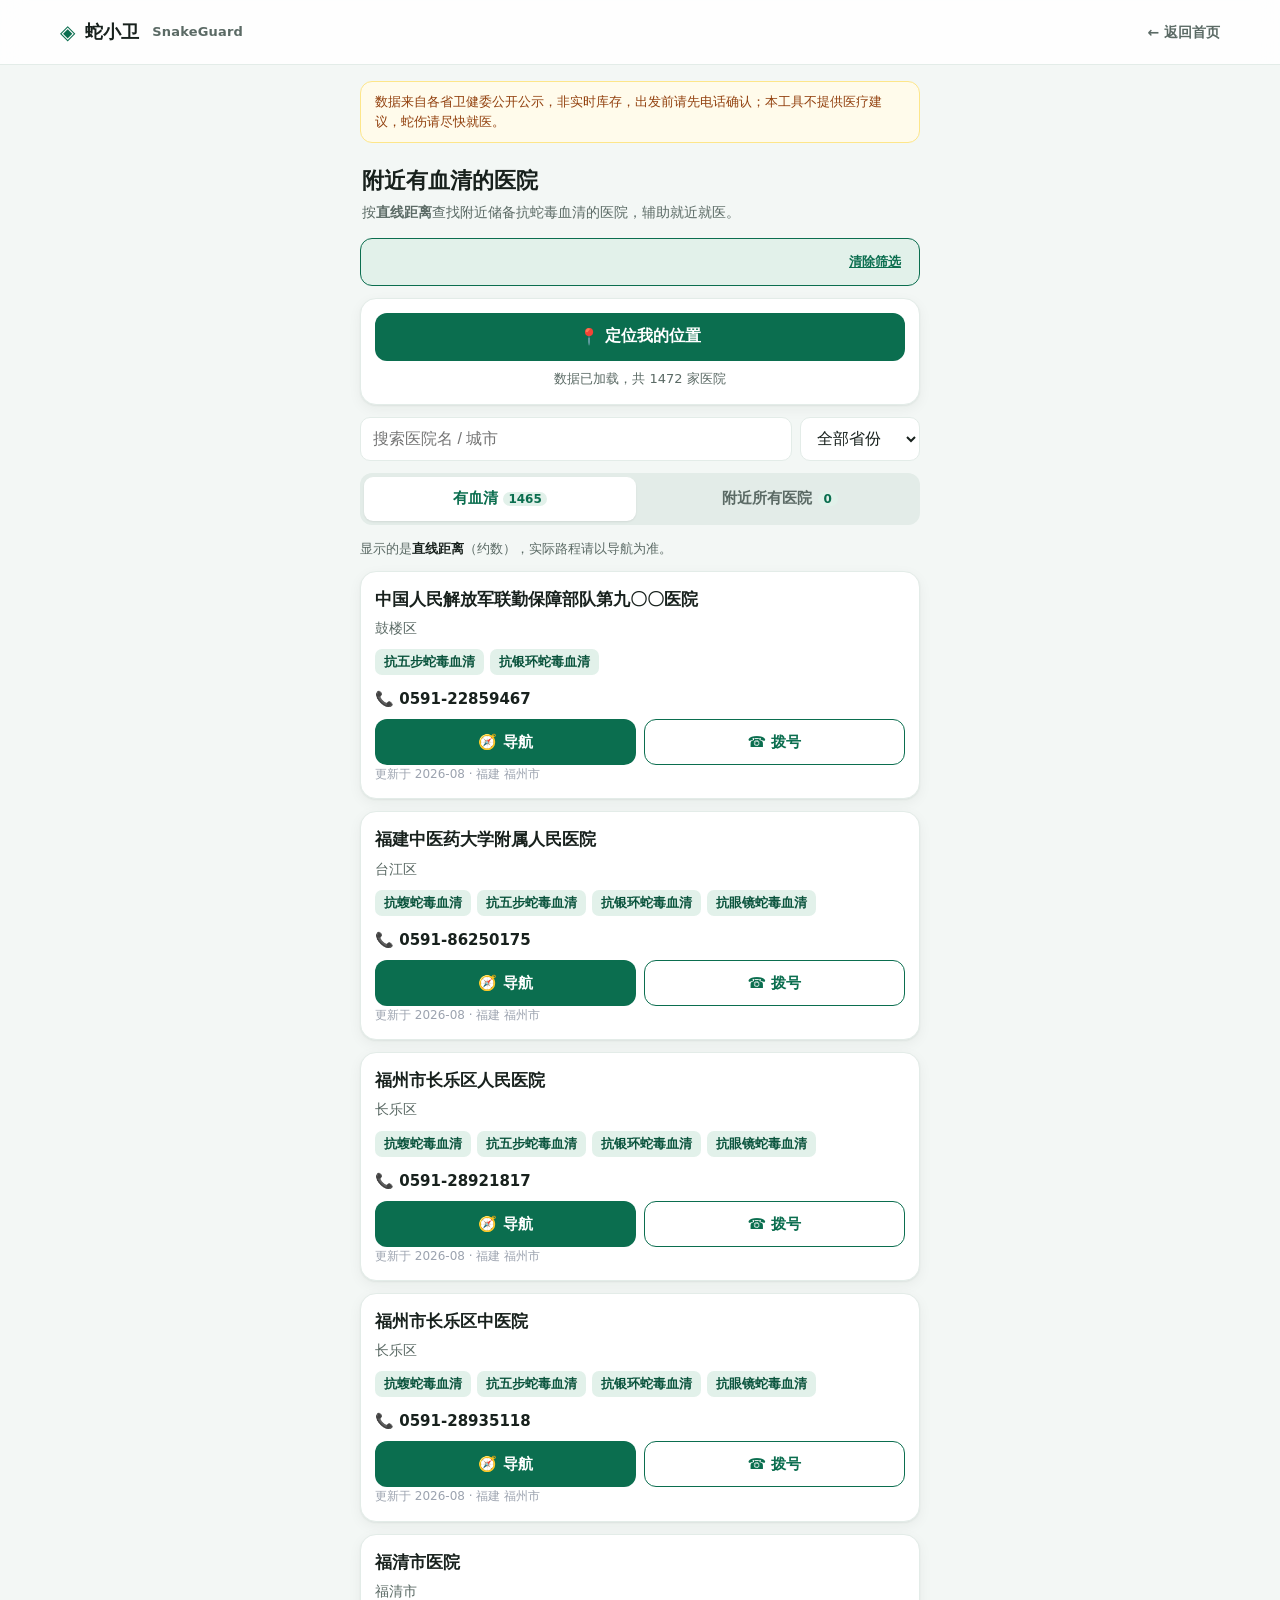
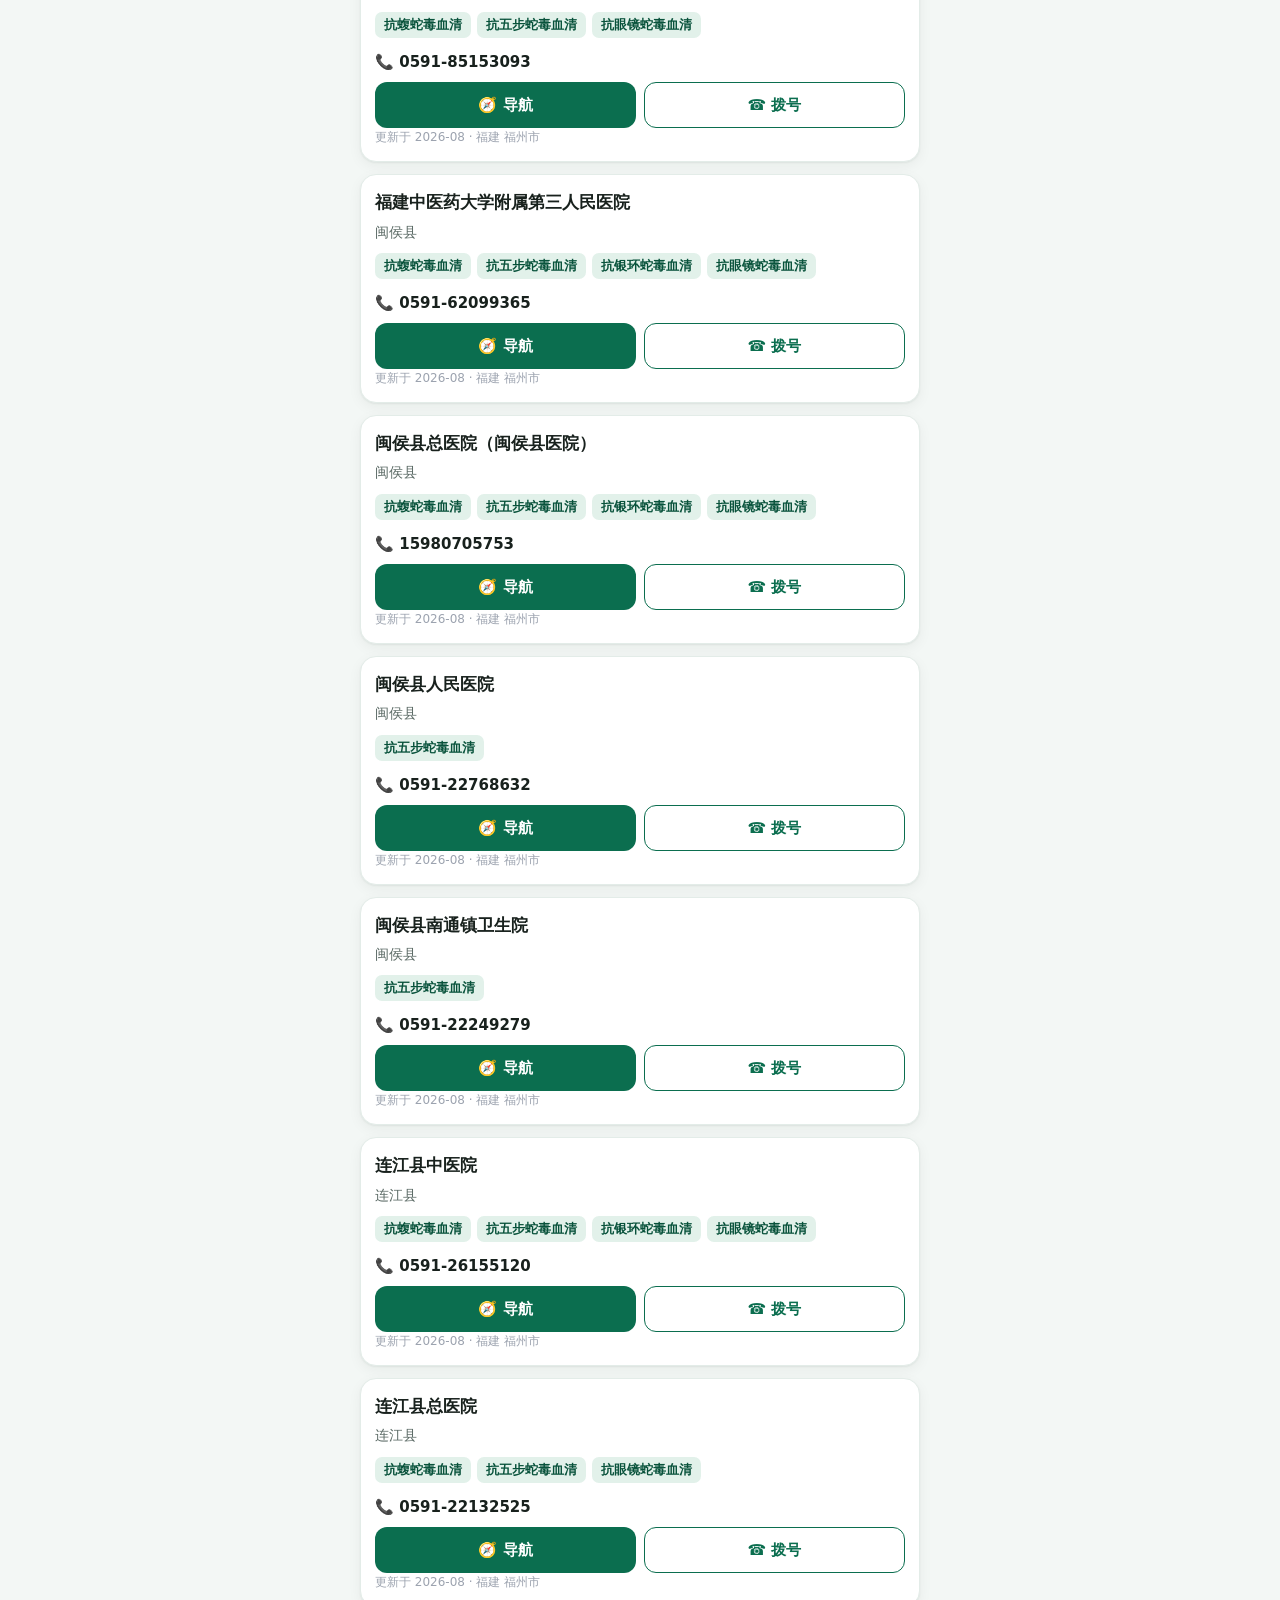
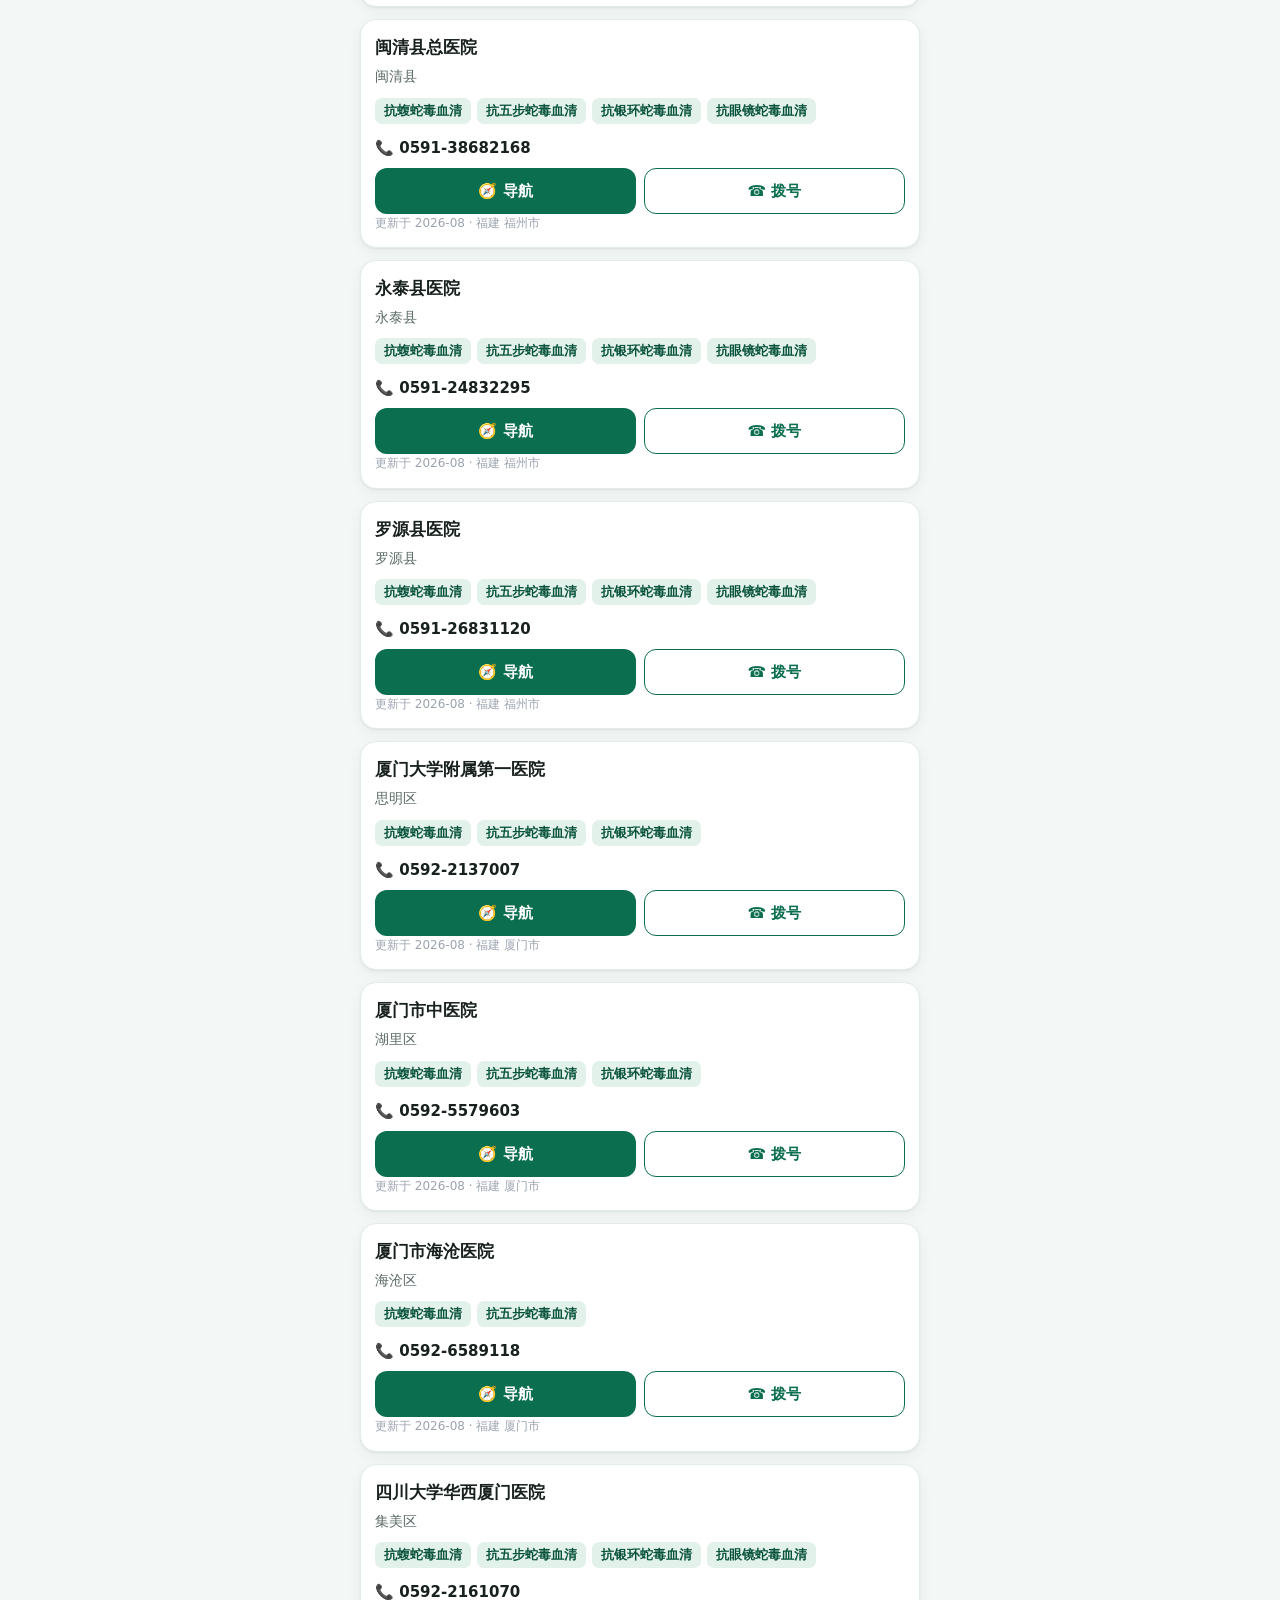
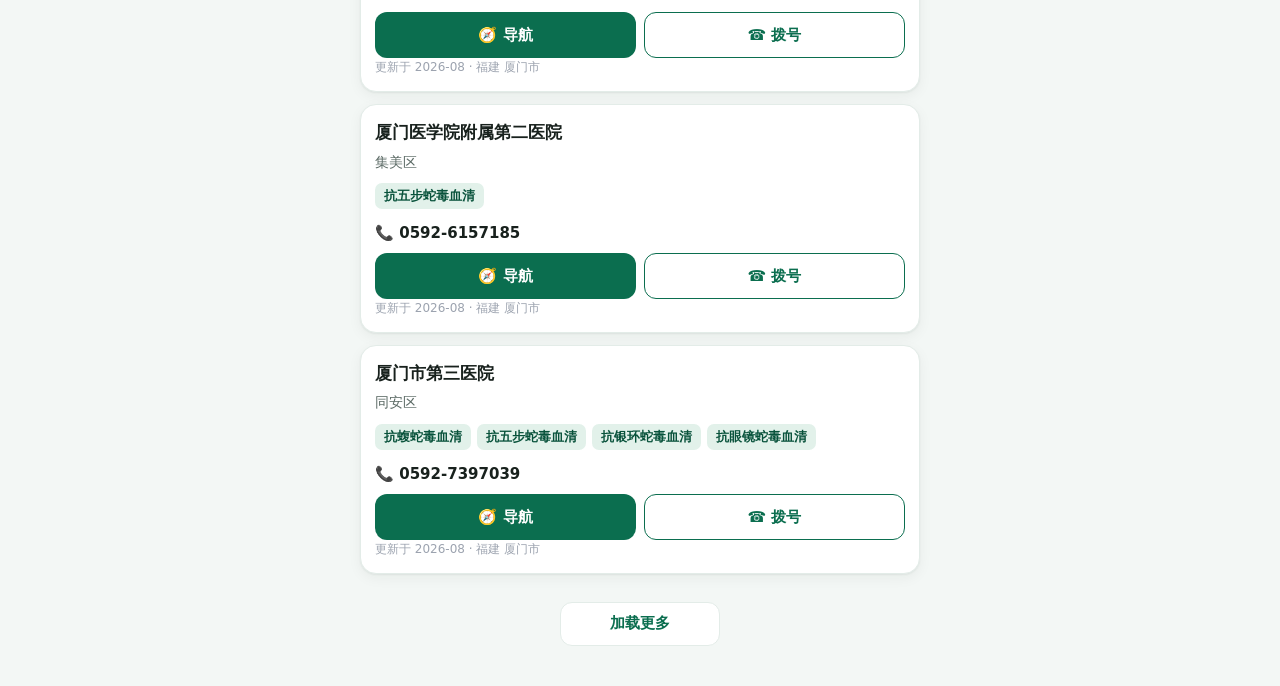
<file: web/app/navigate.html>
<!DOCTYPE html>
<html lang="zh-CN">
<head>
    <meta charset="UTF-8">
    <meta name="viewport" content="width=device-width, initial-scale=1.0, maximum-scale=1.0, user-scalable=no">
    <title>附近血清医院 · 蛇小卫</title>
    <meta name="description" content="按直线距离查找附近储备抗蛇毒血清的医院，辅助就近就医与院前决策。">
    <link rel="stylesheet" href="navigate.css">
</head>
<body>

<!-- 顶栏（与首页风格一致） -->
<header class="site-topbar">
    <div class="site-topbar-inner">
        <a class="site-brand" href="../index.html"><span class="mk">◈</span>蛇小卫 <em>SnakeGuard</em></a>
        <a class="back" href="../index.html">← 返回首页</a>
    </div>
</header>

<div class="app">

    <!-- 固定免责声明 -->
    <div class="disclaimer">
        数据来自各省卫健委公开公示，非实时库存，出发前请先电话确认；本工具不提供医疗建议，蛇伤请尽快就医。
    </div>

    <div class="page-head">
        <h1>附近有血清的医院</h1>
        <p>按<b>直线距离</b>查找附近储备抗蛇毒血清的医院，辅助就近就医。</p>
    </div>

    <!-- 识别联动：按血清品种筛选 -->
    <div class="serum-banner" id="serumBanner" hidden>
        <span id="serumBannerText"></span>
        <button type="button" class="banner-clear" id="serumClearBtn">清除筛选</button>
    </div>

    <!-- 定位状态区 -->
    <section class="locator">
        <button type="button" class="btn btn-primary btn-lg" id="locateBtn">
            <span>📍</span><span id="locateBtnText">定位我的位置</span>
        </button>
        <p class="locate-status" id="locateStatus">未定位</p>
        <p class="locate-accuracy" id="locateAccuracy" hidden></p>

        <!-- 手动选择位置：定位失败或精度过低时自动展开（省/市/区县） -->
        <div class="manual" id="manualPanel" hidden>
            <div class="manual-tip" id="manualTip">定位失败，请手动选择地区（将按该地区中心排序）</div>
            <div class="manual-row">
                <select id="selProvince" aria-label="省份"><option value="">选择省份</option></select>
                <select id="selCity" aria-label="城市" disabled><option value="">选择城市</option></select>
                <select id="selCounty" aria-label="区县" disabled><option value="">选择区县</option></select>
            </div>
            <button type="button" class="btn btn-secondary btn-sm" id="manualBtn">按该地区查找</button>
        </div>
    </section>

    <!-- 搜索与省份筛选 -->
    <section class="search-row">
        <input type="search" id="searchInput" placeholder="搜索医院名 / 城市" autocomplete="off">
        <select id="filterProvince" aria-label="按省份筛选"><option value="">全部省份</option></select>
    </section>

    <!-- 两级结果 Tab -->
    <div class="tabs" role="tablist">
        <button type="button" class="tab active" data-tab="serum" role="tab">
            有血清 <span class="count" id="countSerum">0</span>
        </button>
        <button type="button" class="tab" data-tab="all" role="tab">
            附近所有医院 <span class="count" id="countAll">0</span>
        </button>
    </div>

    <p class="dist-note">显示的是<b>直线距离</b>（约数），实际路程请以导航为准。</p>

    <!-- 结果列表 -->
    <main class="result-list" id="resultList"></main>

    <!-- 空状态 -->
    <div class="empty" id="emptyState" hidden>
        <div class="empty-title">未找到符合条件的医院</div>
        <div class="empty-sub">请调整筛选条件，或立即拨打急救电话</div>
        <button type="button" class="btn btn-danger btn-call120" onclick="location.href='tel:120'">
            立即拨打 120
        </button>
    </div>

    <!-- 加载更多 -->
    <div class="more-wrap" id="moreWrap" hidden>
        <button type="button" class="btn btn-ghost btn-sm" id="moreBtn">加载更多</button>
    </div>

</div>

<script src="navigate.js"></script>
</body>
</html>
</file>
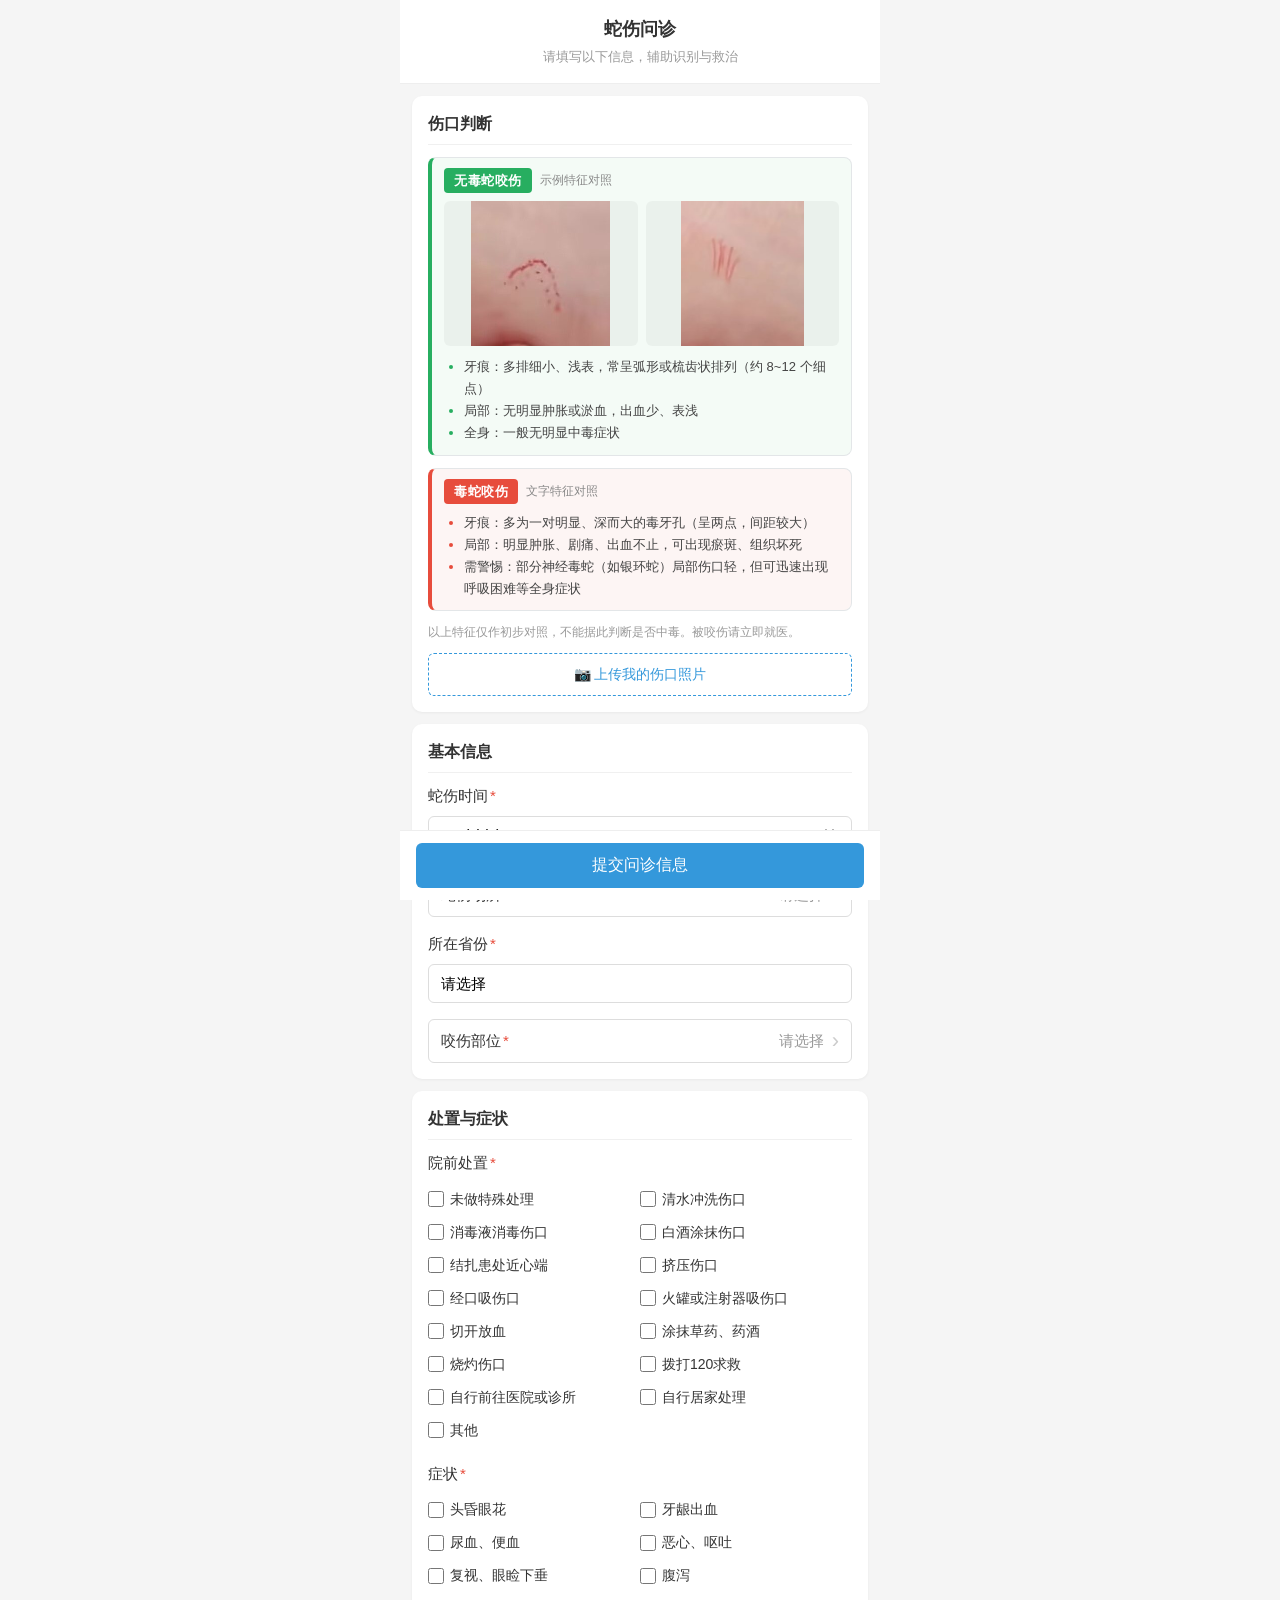
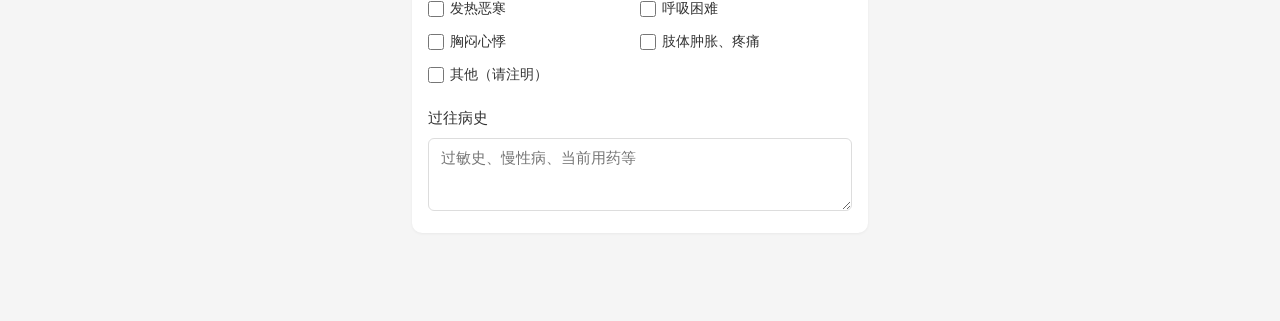
<file: web/app/survey.html>
<!DOCTYPE html>
<html lang="zh-CN">
<head>
    <meta charset="UTF-8">
    <meta name="viewport" content="width=device-width, initial-scale=1.0, maximum-scale=1.0, user-scalable=no">
    <title>蛇伤识别辅助系统</title>
    <link rel="stylesheet" href="style.css">
</head>
<body>
<div id="app">

    <!-- ========== 问诊信息页 ========== -->
    <div id="page-survey" class="page active">
        <header class="page-header">
            <h1>蛇伤问诊</h1>
            <p class="subtitle">请填写以下信息，辅助识别与救治</p>
        </header>

        <!-- 卡片 1：伤口判断（首项，选填） -->
        <section class="card">
            <div class="card-title">伤口判断</div>

            <!-- 无毒蛇咬伤 -->
            <div class="wound-block wound-safe">
                <div class="wound-block-head">
                    <span class="wound-badge wound-badge-safe">无毒蛇咬伤</span>
                    <span class="wound-hint">示例特征对照</span>
                </div>
                <div class="wound-examples">
                    <div class="wound-img-wrap">
                        <img src="../img/wound-nonvenom-1.jpg" alt="无毒蛇咬伤示例图1"
                             onerror="this.style.display='none';this.nextElementSibling.style.display='flex'">
                        <div class="img-placeholder" style="display:none">示例图 1<br>无毒蛇咬伤</div>
                    </div>
                    <div class="wound-img-wrap">
                        <img src="../img/wound-nonvenom-2.jpg" alt="无毒蛇咬伤示例图2"
                             onerror="this.style.display='none';this.nextElementSibling.style.display='flex'">
                        <div class="img-placeholder" style="display:none">示例图 2<br>无毒蛇咬伤</div>
                    </div>
                </div>
                <ul class="wound-features">
                    <li>牙痕：多排细小、浅表，常呈弧形或梳齿状排列（约 8~12 个细点）</li>
                    <li>局部：无明显肿胀或淤血，出血少、表浅</li>
                    <li>全身：一般无明显中毒症状</li>
                </ul>
            </div>

            <!-- 毒蛇咬伤 -->
            <div class="wound-block wound-danger">
                <div class="wound-block-head">
                    <span class="wound-badge wound-badge-danger">毒蛇咬伤</span>
                    <span class="wound-hint">文字特征对照</span>
                </div>
                <ul class="wound-features">
                    <li>牙痕：多为一对明显、深而大的毒牙孔（呈两点，间距较大）</li>
                    <li>局部：明显肿胀、剧痛、出血不止，可出现瘀斑、组织坏死</li>
                    <li>需警惕：部分神经毒蛇（如银环蛇）局部伤口轻，但可迅速出现呼吸困难等全身症状</li>
                </ul>
            </div>

            <p class="wound-note">以上特征仅作初步对照，不能据此判断是否中毒。被咬伤请立即就医。</p>

            <div class="upload-area">
                <label class="upload-btn" for="wound-photo">📷 上传我的伤口照片</label>
                <input type="file" id="wound-photo" accept="image/*" style="display:none">
                <div id="wound-preview" class="wound-preview" style="display:none">
                    <img id="wound-preview-img" alt="伤口照片预览">
                    <button type="button" class="remove-preview" onclick="removeWoundPhoto()">删除</button>
                </div>
            </div>
        </section>

        <!-- 卡片 2：基本信息 -->
        <section class="card">
            <div class="card-title">基本信息</div>

            <!-- 蛇伤时间（必填，时间选择器） -->
            <div class="form-item required" id="item-bite-time">
                <label class="form-label" for="bite-time">蛇伤时间<span class="required-star">*</span></label>
                <input type="datetime-local" id="bite-time" class="form-input">
            </div>

            <!-- 蛇伤场所（必填，单选行） -->
            <div class="form-item required" id="item-place">
                <div class="select-row" id="place-row" onclick="openSelectPanel('place')">
                    <span class="form-label inline-label">蛇伤场所<span class="required-star">*</span></span>
                    <span class="select-value" id="place-value">请选择</span>
                    <span class="select-arrow">›</span>
                </div>
            </div>

            <!-- 所在省份（必填，下拉单选） -->
            <div class="form-item required" id="item-province">
                <label class="form-label" for="province">所在省份<span class="required-star">*</span></label>
                <select id="province" class="form-select">
                    <option value="">请选择</option>
                </select>
            </div>

            <!-- 咬伤部位（必填，单选行） -->
            <div class="form-item required" id="item-body">
                <div class="select-row" id="body-row" onclick="openSelectPanel('body')">
                    <span class="form-label inline-label">咬伤部位<span class="required-star">*</span></span>
                    <span class="select-value" id="body-value">请选择</span>
                    <span class="select-arrow">›</span>
                </div>
            </div>
        </section>

        <!-- 卡片 3：处置与症状 -->
        <section class="card">
            <div class="card-title">处置与症状</div>

            <!-- 院前处置（必填，两列多选） -->
            <div class="form-item required" id="item-treatment">
                <div class="form-label">院前处置<span class="required-star">*</span></div>
                <div class="checkbox-grid" id="treatment-grid"></div>
            </div>

            <!-- 症状（必填，两列多选） -->
            <div class="form-item required" id="item-symptom">
                <div class="form-label">症状<span class="required-star">*</span></div>
                <div class="checkbox-grid" id="symptom-grid"></div>
                <input type="text" id="symptom-other" class="form-input"
                       placeholder="请注明其他症状" style="display:none; margin-top:8px">
            </div>

            <!-- 过往病史（选填，文本框） -->
            <div class="form-item" id="item-history">
                <label class="form-label" for="history">过往病史</label>
                <textarea id="history" class="form-textarea" rows="3"
                          placeholder="过敏史、慢性病、当前用药等"></textarea>
            </div>
        </section>

        <!-- 底部通栏主按钮 -->
        <div class="bottom-bar">
            <button type="button" class="btn-primary" onclick="submitSurvey()">提交问诊信息</button>
        </div>
    </div>

    <!-- ========== 结果页 ========== -->
    <div id="page-result" class="page">
        <header class="page-header">
            <h1>识别结果</h1>
        </header>

        <!-- 问诊摘要 -->
        <section class="card">
            <div class="card-title">问诊摘要</div>
            <div id="survey-summary"></div>
        </section>

        <!-- 蛇种识别（本轮假数据） -->
        <section class="card">
            <div class="card-title">蛇种识别</div>
            <div id="recognition-result"></div>
            <p class="result-note">⚠ 本轮为演示数据，下一轮将接入真实模型</p>
        </section>

        <!-- 风险等级与血清建议 -->
        <section class="card" id="card-serum">
            <div class="card-title">风险等级与血清建议</div>
            <div id="serum-advice"></div>
        </section>

        <!-- 免责声明 -->
        <section class="card disclaimer">
            <p>本工具输出为辅助参考，不能替代专业医疗诊断。被蛇咬伤后请立即前往医院，切勿因等待识别结果而延误就医。血清使用必须遵医嘱。</p>
        </section>

        <div class="bottom-bar">
            <button type="button" class="btn-secondary" onclick="backToSurvey()">返回修改</button>
        </div>
    </div>

    <!-- ========== 单选弹出面板（底部 Action Sheet） ========== -->
    <div id="select-panel" class="select-panel-mask" style="display:none" onclick="closeSelectPanel(event)">
        <div class="select-panel">
            <div class="select-panel-header">
                <span id="select-panel-title">请选择</span>
                <button type="button" class="select-panel-cancel" onclick="closeSelectPanel()">取消</button>
            </div>
            <div id="select-panel-options" class="select-panel-options"></div>
        </div>
    </div>

</div>
<script src="config.js"></script>
<script src="app.js"></script>
</body>
</html>
</file>
<file: web/style.css>
/* =========================================================
   蛇小助 SnakeGuard · 视觉体系
   ========================================================= */
:root{
    --bg:#ffffff;
    --bg-soft:#f3f7f5;
    --dark:#0d201b;
    --dark-2:#142a23;
    --primary:#0b6e4f;
    --primary-strong:#08523b;
    --primary-soft:#e2f1ea;
    --accent:#e8b13c;
    --text:#18211d;
    --muted:#5b6a65;
    --line:#e3ece8;
    --danger:#d3392e;
    --danger-soft:#fbeae8;
    --amber:#d97706;
    --green:#17844c;
    --radius:16px;
    --shadow-sm:0 1px 2px rgba(13,32,27,.06),0 4px 14px rgba(13,32,27,.05);
    --shadow-md:0 4px 12px rgba(13,32,27,.08),0 18px 44px rgba(13,32,27,.10);
    --shadow-lg:0 30px 70px rgba(13,32,27,.18);
    --font:"PingFang SC","Microsoft YaHei","Hiragino Sans GB",-apple-system,"Segoe UI",Roboto,system-ui,sans-serif;
}
*{box-sizing:border-box}
html{scroll-behavior:smooth}
body{margin:0;font-family:var(--font);color:var(--text);background:var(--bg);line-height:1.6;-webkit-font-smoothing:antialiased}
img{max-width:100%;display:block}
a{color:inherit;text-decoration:none}
h1,h2,h3{margin:0;line-height:1.25}
p{margin:0}
button{font-family:inherit;cursor:pointer}
.container{width:min(1160px,92%);margin-inline:auto}
.accent{color:var(--primary)}

/* ---------- 按钮 ---------- */
.btn{display:inline-flex;align-items:center;justify-content:center;gap:8px;border-radius:12px;font-weight:600;border:1px solid transparent;transition:.18s ease;white-space:nowrap}
.btn-primary{background:var(--primary);color:#fff}
.btn-primary:hover{background:var(--primary-strong);transform:translateY(-1px)}
.btn-ghost{background:transparent;border-color:var(--line);color:var(--text)}
.btn-ghost:hover{border-color:var(--primary);color:var(--primary)}
.btn-lg{padding:14px 26px;font-size:16px}
.btn-sm{padding:8px 16px;font-size:14px}
.btn-block{width:100%;padding:14px;font-size:16px}
.link-btn{display:inline-block;color:var(--primary);font-size:14px;margin-top:10px;text-align:center;cursor:pointer;font-weight:600}
.pill{display:inline-block;padding:6px 14px;border-radius:999px;background:rgba(11,110,79,.10);color:var(--primary);font-size:13px;font-weight:600}

/* ---------- 顶部导航 ---------- */
.nav{position:sticky;top:0;z-index:100;background:rgba(255,255,255,.82);backdrop-filter:blur(12px);border-bottom:1px solid var(--line)}
.nav.scrolled{box-shadow:var(--shadow-sm)}
.nav-inner{display:flex;align-items:center;justify-content:space-between;height:68px}
.brand{display:flex;align-items:center;gap:10px;font-weight:800;font-size:19px;letter-spacing:.3px}
.brand-mark{color:var(--primary);font-size:22px}
.brand em{font-style:normal;color:var(--muted);font-weight:600;font-size:14px;margin-left:4px}
.nav-links{display:flex;gap:28px}
.nav-links a{font-size:15px;color:var(--muted);font-weight:500}
.nav-links a:hover{color:var(--primary)}
.nav-actions{display:flex;align-items:center;gap:12px}
.nav-survey{color:var(--primary);border-color:var(--primary-soft);background:var(--primary-soft)}
.nav-survey:hover{border-color:var(--primary);color:var(--primary)}
.nav-burger{display:none;flex-direction:column;gap:5px;background:none;border:none;padding:8px}
.nav-burger span{width:22px;height:2px;background:var(--text);border-radius:2px;transition:.2s}

/* ---------- Hero ---------- */
.hero{position:relative;overflow:hidden;background:radial-gradient(900px 420px at 82% 8%,rgba(11,110,79,.10),transparent 60%),linear-gradient(180deg,#ffffff,#f6faf8)}
.hero-deco{position:absolute;inset:0;pointer-events:none;opacity:.5;
  background-image:radial-gradient(rgba(13,32,27,.06) 1px,transparent 1px);background-size:22px 22px}
.hero-grid{position:relative;display:grid;grid-template-columns:1.05fr .95fr;gap:48px;align-items:center;padding:88px 0 40px}
.hero-eyebrow{margin-bottom:22px}
.hero-title{font-size:52px;font-weight:800;letter-spacing:-1px}
.hero-sub{margin-top:20px;font-size:17px;color:var(--muted);max-width:520px}
.hero-sub b{color:var(--text);font-weight:700}
.hero-cta{display:flex;gap:14px;margin-top:30px;flex-wrap:wrap}
.hero-proof{display:flex;flex-wrap:wrap;gap:20px;list-style:none;margin:34px 0 0;padding:0}
.hero-proof li{font-size:14px;color:var(--muted);border-left:3px solid var(--primary-soft);padding-left:10px}
.hero-proof b{display:block;font-size:22px;color:var(--text);font-weight:800}
.hero-visual{position:relative}
.hero-card{position:relative;border-radius:22px;overflow:hidden;box-shadow:var(--shadow-lg);background:var(--dark)}
.hero-card-img{position:relative;height:380px}
.hero-card-img img{width:100%;height:100%;object-fit:cover}
.hero-card-frame{position:absolute;inset:0;box-shadow:inset 0 0 0 1px rgba(255,255,255,.12)}
.hero-card-result{position:absolute;left:16px;right:16px;bottom:16px;background:rgba(13,24,20,.82);backdrop-filter:blur(10px);border-radius:14px;padding:14px 16px;color:#fff}
.hero-card-head{display:flex;align-items:center;gap:8px;font-size:12px;color:#cde3da}
.hero-card-head .hero-card-time{margin-left:auto;font-size:12px;color:var(--accent)}
.dot{width:8px;height:8px;border-radius:50%;display:inline-block}
.dot-2{background:var(--amber);box-shadow:0 0 0 4px rgba(217,119,6,.22)}
.hero-card-species{display:flex;align-items:center;gap:12px;margin-top:8px}
.hero-card-species strong{font-size:20px}
.hero-card-species .conf{font-size:13px;color:#cde3da;margin-left:auto}
.tag{padding:3px 10px;border-radius:999px;font-size:12px;font-weight:700}
.tag-danger{background:rgba(211,57,46,.16);color:#ff8f86}
.tag-ok{background:rgba(23,132,76,.16);color:#6fe0a4}

/* ---------- 数据条 ---------- */
.stats{position:relative;display:grid;grid-template-columns:repeat(4,1fr);gap:20px;padding:28px 34px;margin-top:36px;background:var(--dark);border-radius:18px;color:#dcebe4;box-shadow:var(--shadow-md)}
.stat{display:flex;flex-direction:column;align-items:center;text-align:center;gap:2px}
.stat b{color:#fff;font-size:26px;font-weight:800}
.stat span{font-size:13px;color:#9dbdb1}

/* ---------- 通用 Section ---------- */
.section{padding:92px 0}
.section-soft{background:var(--bg-soft)}
.section-dark{background:linear-gradient(160deg,var(--dark),var(--dark-2));color:#dfeee7}
.section-head{text-align:center;max-width:660px;margin:0 auto 52px}
.section-head .kicker{color:var(--primary);font-weight:700;letter-spacing:1px;font-size:13px}
.section-head h2{font-size:36px;font-weight:800;margin-top:12px;letter-spacing:-.5px}
.section-head p{margin-top:14px;color:var(--muted);font-size:16px}
.section-head.light h2{color:#fff}
.section-head.light p{color:#a9c4bb}

/* ---------- 在线识别 ---------- */
.recognition-grid{display:grid;grid-template-columns:1fr 1fr;gap:24px}
.panel{background:#fff;border:1px solid var(--line);border-radius:20px;box-shadow:var(--shadow-sm)}
.dropzone{position:relative;min-height:360px;border:2px dashed var(--line);border-radius:14px;margin:22px;display:flex;align-items:center;justify-content:center;transition:.2s;overflow:hidden;background:var(--bg-soft)}
.dropzone.dragover{border-color:var(--primary);background:var(--primary-soft)}
.dropzone input{position:absolute;inset:0;opacity:0;cursor:pointer}
.dz-empty{text-align:center;color:var(--muted);pointer-events:none}
.dz-icon{font-size:44px;line-height:1}
.dz-title{font-weight:700;color:var(--text);margin-top:14px;font-size:16px}
.dz-sub{font-size:14px;margin-top:6px}
.dz-preview{width:100%;height:100%;object-fit:contain;position:absolute;inset:0;background:#0d1412}
.dz-remove{position:absolute;top:14px;right:14px;z-index:5;width:30px;height:30px;border-radius:50%;border:none;background:rgba(13,20,18,.7);color:#fff;font-size:14px}
.upload-actions{padding:0 22px 10px;text-align:center}
.upload-actions .btn:disabled{background:#cddcd5;cursor:not-allowed;transform:none}
.dropzone-note{font-size:12px;color:var(--muted);text-align:center;padding:6px 22px 22px}
.result-panel{min-height:430px;display:flex;align-items:center;justify-content:center;padding:22px}
.result-empty{text-align:center;color:var(--muted)}
.result-empty-icon{width:58px;height:58px;margin:0 auto 16px;border-radius:50%;background:var(--bg-soft);position:relative}
.result-empty-icon:before,.result-empty-icon:after{content:"";position:absolute;left:50%;top:50%;transform:translate(-50%,-50%);border-radius:50%}
.result-empty-icon:before{width:22px;height:22px;border:3px solid var(--primary-soft);border-top-color:var(--primary);animation:spin 1.4s linear infinite}
.result-empty-icon:after{width:10px;height:10px;background:var(--primary-soft)}
@keyframes spin{to{transform:translate(-50%,-50%) rotate(360deg)}}
.result-body{width:100%}
.result-top{display:flex;gap:20px;align-items:center}
.result-thumb{width:120px;height:120px;border-radius:14px;overflow:hidden;flex:none;background:var(--bg-soft)}
.result-thumb img{width:100%;height:100%;object-fit:cover}
.result-id h3{font-size:24px}
.result-id .conf-line{margin-top:2px;font-size:13px;color:var(--muted)}
.badges{display:flex;gap:8px;margin-top:10px;flex-wrap:wrap;align-items:center}
.badges .tag{border:none}
.tag-v{background:var(--danger-soft);color:var(--danger)}
.tag-r1{background:#fdebeb;color:#c02626}
.tag-r2{background:#fdf1dd;color:#b45309}
.tag-r3{background:#e4f6ec;color:#17844c}
.result-cands{margin-top:22px;background:var(--bg-soft);border-radius:14px;padding:16px}
.result-cands h4{font-size:13px;color:var(--muted);margin:0 0 12px;font-weight:600}
.cand{display:flex;align-items:center;gap:12px;padding:8px 0}
.cand span{min-width:96px;font-size:14px;font-weight:600}
.cand .bar{flex:1;height:8px;border-radius:6px;background:#e3ece8;overflow:hidden}
.cand .bar i{display:block;height:100%;border-radius:6px;background:var(--primary)}
.cand.cand-top .bar i{background:var(--primary)}
.cand .pct{min-width:52px;text-align:right;font-size:13px;color:var(--muted)}
.result-advice{margin-top:20px;border-left:3px solid var(--primary);background:var(--primary-soft);border-radius:10px;padding:14px 16px}
.result-advice h5{margin:0 0 6px;font-size:14px;}
.result-advice p{font-size:14px;color:#0c4d35;line-height:1.7}
.result-emergency{margin-top:12px;border-left:3px solid var(--accent);background:#fdf7e7;border-radius:10px;padding:12px 16px;font-size:13px;color:#7a5a16}
.result-note{margin-top:14px;font-size:12px;color:var(--muted);text-align:center}

/* ---------- 核心能力 ---------- */
.features{display:grid;grid-template-columns:repeat(3,1fr);gap:22px}
.feature{background:#fff;border:1px solid var(--line);border-radius:18px;padding:30px;transition:.2s;box-shadow:var(--shadow-sm)}
.feature:hover{transform:translateY(-4px);box-shadow:var(--shadow-md);border-color:var(--primary-soft)}
.feature-icon{font-size:30px}
.feature h3{margin-top:16px;font-size:19px}
.feature p{margin-top:10px;font-size:15px;color:var(--muted)}

/* ---------- 流程 ---------- */
.steps{display:grid;grid-template-columns:repeat(3,1fr);gap:22px;counter-reset:step}
.step{position:relative;background:#fff;border:1px solid var(--line);border-radius:18px;padding:30px;box-shadow:var(--shadow-sm)}
.step-num{display:inline-block;font-size:13px;font-weight:800;color:var(--primary);background:var(--primary-soft);border-radius:8px;padding:4px 10px}
.step h3{margin-top:16px;font-size:19px}
.step p{margin-top:10px;color:var(--muted);font-size:15px}

/* ---------- 物种库 ---------- */
.species-filter{display:flex;justify-content:center;gap:12px;margin-bottom:30px;flex-wrap:wrap}
.chip{padding:9px 22px;border-radius:999px;border:1px solid var(--line);background:#fff;font-size:14px;font-weight:600;color:var(--muted);transition:.18s}
.chip:hover{border-color:var(--primary);color:var(--primary)}
.chip.active{background:var(--primary);color:#fff;border-color:var(--primary)}
.species-grid{display:grid;grid-template-columns:repeat(3,1fr);gap:22px}
.species-card{background:#fff;border:1px solid var(--line);border-radius:18px;overflow:hidden;cursor:pointer;transition:.2s;box-shadow:var(--shadow-sm)}
.species-card:hover{transform:translateY(-4px);box-shadow:var(--shadow-md)}
.species-card img{width:100%;height:180px;object-fit:cover}
.species-card-body{padding:16px 18px}
.species-card-row{display:flex;align-items:center;gap:8px}
.species-card-row h3{font-size:18px}
.species-card-row .tag{margin-left:auto}
.species-card p{font-size:13px;color:var(--muted);margin-top:6px;white-space:nowrap;overflow:hidden;text-overflow:ellipsis}

/* ---------- 物种详情弹窗 ---------- */
.modal-mask{position:fixed;inset:0;background:rgba(10,18,15,.6);backdrop-filter:blur(4px);z-index:200;display:none;align-items:center;justify-content:center;padding:20px}
.modal{background:#fff;border-radius:20px;max-width:640px;width:100%;max-height:88vh;overflow:auto;box-shadow:var(--shadow-lg)}
.modal-head{position:relative;height:240px;overflow:hidden}
.modal-head img{width:100%;height:100%;object-fit:cover}
.modal-close{position:absolute;top:16px;right:16px;width:34px;height:34px;border-radius:50%;border:none;background:rgba(13,20,18,.6);color:#fff;font-size:16px}
.modal-body{padding:24px 28px 28px}
.modal-title-row{display:flex;align-items:center;gap:12px}
.modal-title-row h2{margin:0}
.modal-meta{display:grid;grid-template-columns:1fr 1fr;gap:14px;margin-top:20px}
.meta-item{border:1px solid var(--line);border-radius:12px;padding:12px 14px}
.meta-item span{font-size:12px;color:var(--muted)}
.meta-item p{margin-top:4px;font-weight:700;font-size:15px}
.modal-desc{margin-top:20px;font-size:15px;color:var(--text);line-height:1.75}

/* ---------- 急救知识 ---------- */
.firstaid-grid{display:grid;grid-template-columns:repeat(4,1fr);gap:22px}
.firstaid-card{background:#fff;border:1px solid var(--line);border-radius:16px;padding:24px;box-shadow:var(--shadow-sm)}
.firstaid-card h3{font-size:17px}
.firstaid-card p{margin-top:10px;font-size:14px;color:var(--muted)}
.firstaid-danger{background:var(--danger-soft);border-color:#f3cdc9}
.firstaid-danger h3{color:var(--danger)}
.firstaid-danger p{color:#8a3a33}
.firstaid-disclaimer{margin-top:26px;text-align:center;font-size:13px;color:var(--muted);background:#fff5dd;border:1px solid #f2e3b3;border-radius:12px;padding:14px}

/* ---------- 技术 ---------- */
.tech-grid{display:grid;grid-template-columns:repeat(4,1fr);gap:22px}
.tech-item{border:1px solid rgba(255,255,255,.10);border-radius:16px;padding:26px}
.tech-item b{color:var(--accent);font-size:15px;font-weight:800}
.tech-item h3{color:#fff;font-size:18px;margin-top:18px}
.tech-item p{margin-top:10px;font-size:14px;color:#a9c4bb}

/* ---------- FAQ ---------- */
.narrow{max-width:760px}
.faq{display:flex;flex-direction:column;gap:12px}
.faq-item{border:1px solid var(--line);border-radius:14px;overflow:hidden;background:#fff}
.faq-q{width:100%;display:flex;align-items:center;justify-content:space-between;gap:12px;padding:18px 22px;background:none;border:none;font-size:16px;font-weight:600;color:var(--text);text-align:left}
.faq-arrow{width:10px;height:10px;border-right:2px solid var(--muted);border-bottom:2px solid var(--muted);transform:rotate(45deg);transition:.2s;flex:none}
.faq-item.open .faq-arrow{transform:rotate(-135deg);margin-top:2px}
.faq-a{max-height:0;overflow:hidden;transition:max-height .25s ease}
.faq-a p{padding:0 22px 20px;color:var(--muted);font-size:15px}

/* ---------- 页脚 ---------- */
.footer{background:var(--dark);color:#dcebe4;padding:60px 0 30px;margin-top:0}
.footer-inner{display:grid;grid-template-columns:1.4fr 1fr 1fr;gap:40px;padding-bottom:36px;border-bottom:1px solid rgba(255,255,255,.08)}
.footer-brand .brand-mark{font-size:24px;color:var(--accent)}
.footer-brand>span{font-weight:800;font-size:18px;color:#fff}
.footer-brand p{margin-top:12px;font-size:14px;color:#9dbdb1}
.footer-col h4{color:#fff;font-size:15px;margin:0 0 14px}
.footer-col a{display:block;color:#9dbdb1;font-size:14px;margin-bottom:10px}
.footer-col a:hover{color:#fff}
.footer-disclaimer{margin-top:26px;font-size:12px;color:#7d9b8f}
.footer-copy{margin-top:10px}

/* ---------- 响应式 ---------- */
@media (max-width:1024px){
  .hero-title{font-size:42px}
  .features{grid-template-columns:repeat(2,1fr)}
  .tech-grid{grid-template-columns:repeat(2,1fr)}
  .firstaid-grid{grid-template-columns:repeat(2,1fr)}
  .species-grid{grid-template-columns:repeat(2,1fr)}
}
@media (max-width:820px){
  .nav-links{display:none;position:absolute;top:68px;left:0;right:0;background:#fff;flex-direction:column;gap:0;box-shadow:var(--shadow-md)}
  .nav-links.open{display:flex}
  .nav-links a{padding:16px 6vw;border-bottom:1px solid var(--line);color:var(--text)}
  .nav-burger{display:flex}
  .hero-grid{grid-template-columns:1fr;padding-top:56px}
  .hero-title{font-size:36px}
  .hero-visual{max-width:520px}
  .stats{grid-template-columns:repeat(2,1fr)}
  .recognition-grid{grid-template-columns:1fr}
  .steps{grid-template-columns:1fr}
  .footer-inner{grid-template-columns:1fr;gap:28px}
}
@media (max-width:560px){
  .hero-title{font-size:30px}
  .features{grid-template-columns:1fr}
  .tech-grid,.firstaid-grid,.species-grid{grid-template-columns:1fr}
  .hero-proof{justify-content:space-between;gap:10px}
  .result-top{flex-direction:column;align-items:flex-start}
  .result-thumb{width:100%;height:auto;aspect-ratio:16/10}
  .nav-survey{display:none}
}
</file>
<file: 导航功能/style.css>
:root{
    --primary:#2563eb;
    --primary-dark:#1d4ed8;
    --danger:#dc2626;
    --danger-bg:#fef2f2;
    --warn:#b45309;
    --warn-bg:#fffbeb;
    --bg:#f3f4f6;
    --card:#ffffff;
    --text:#111827;
    --text-2:#6b7280;
    --line:#e5e7eb;
    --tag-bg:#eff6ff;
    --tag-text:#1d4ed8;
    --radius:14px;
}

*{
    margin:0;
    padding:0;
    box-sizing:border-box;
    -webkit-tap-highlight-color:transparent;
}

html,body{
    height:100%;
}

body{
    font-family:-apple-system,BlinkMacSystemFont,"Segoe UI","PingFang SC","Hiragino Sans GB","Microsoft YaHei",sans-serif;
    background:var(--bg);
    color:var(--text);
    font-size:16px;
    line-height:1.5;
}

.app{
    max-width:480px;
    margin:0 auto;
    min-height:100vh;
    padding:0 12px 24px;
    display:flex;
    flex-direction:column;
}

/* 固定免责声明 */
.disclaimer{
    position:sticky;
    top:0;
    z-index:30;
    margin:0 -12px;
    padding:8px 14px;
    background:#fffbeb;
    border-bottom:1px solid #fde68a;
    color:#92400e;
    font-size:12px;
    line-height:1.5;
}

.hero{
    padding:16px 4px 8px;
}

.hero h1{
    font-size:24px;
    font-weight:800;
    letter-spacing:.5px;
}

.hero-sub{
    margin-top:4px;
    font-size:14px;
    color:var(--text-2);
}

.hero-sub b{
    color:var(--text);
}

/* 定位区 */
.locator{
    background:var(--card);
    border-radius:var(--radius);
    padding:14px;
    margin-top:8px;
    box-shadow:0 1px 3px rgba(0,0,0,.06);
}

.btn{
    display:inline-flex;
    align-items:center;
    justify-content:center;
    gap:6px;
    border:none;
    border-radius:10px;
    font-size:16px;
    font-weight:600;
    cursor:pointer;
    text-decoration:none;
    font-family:inherit;
    transition:background .2s ease, opacity .2s ease;
}

.btn-lg{
    width:100%;
    min-height:48px;
    padding:12px 18px;
}

.btn-sm{
    min-height:44px;
    padding:10px 14px;
    font-size:15px;
}

.btn-primary{
    background:var(--primary);
    color:#fff;
}

.btn-primary:active{
    background:var(--primary-dark);
}

.btn-secondary{
    background:#fff;
    color:var(--primary);
    border:1px solid var(--primary);
}

.btn-danger{
    background:var(--danger);
    color:#fff;
}

.btn-ghost{
    background:#fff;
    color:var(--primary);
    border:1px solid var(--line);
}

.btn:disabled{
    opacity:.6;
    cursor:default;
}

.locate-status{
    margin-top:8px;
    font-size:13px;
    color:var(--text-2);
    text-align:center;
}

/* 定位精度 */
.locate-accuracy{
    margin-top:6px;
    font-size:13px;
    color:var(--text-2);
    text-align:center;
}

.locate-accuracy.warn{
    color:var(--warn);
    font-weight:600;
}

/* 手动选择地区 */
.manual{
    margin-top:12px;
    padding-top:12px;
    border-top:1px dashed var(--line);
}

.manual-tip{
    font-size:13px;
    color:var(--danger);
    margin-bottom:8px;
}

.manual-row{
    display:flex;
    gap:8px;
    margin-bottom:10px;
    flex-wrap:wrap;
}

.manual-row select{
    flex:1 1 calc(50% - 4px);
    min-height:44px;
    padding:8px 10px;
    font-size:16px;
    border:1px solid var(--line);
    border-radius:10px;
    background:#fff;
    color:var(--text);
}

/* 搜索行 */
.search-row{
    display:flex;
    gap:8px;
    margin-top:12px;
}

.search-row input,
.search-row select{
    min-height:44px;
    padding:8px 12px;
    font-size:16px;
    border:1px solid var(--line);
    border-radius:10px;
    background:#fff;
    color:var(--text);
    outline:none;
}

.search-row input{
    flex:1 1 auto;
    min-width:0;
}

.search-row select{
    flex:0 0 120px;
}

/* Tabs */
.tabs{
    display:flex;
    gap:8px;
    margin-top:16px;
    background:#e5e7eb;
    padding:4px;
    border-radius:12px;
}

.tab{
    flex:1;
    min-height:44px;
    border:none;
    border-radius:9px;
    background:transparent;
    color:var(--text-2);
    font-size:15px;
    font-weight:600;
    cursor:pointer;
    font-family:inherit;
}

.tab.active{
    background:#fff;
    color:var(--primary);
    box-shadow:0 1px 2px rgba(0,0,0,.1);
}

.count{
    display:inline-block;
    min-width:20px;
    padding:0 5px;
    border-radius:9px;
    background:#eef2ff;
    color:var(--primary);
    font-size:12px;
}

.dist-note{
    margin-top:8px;
    font-size:12.5px;
    color:var(--text-2);
}

.dist-note b{
    color:var(--text);
}

/* 结果卡片 */
.result-list{
    display:flex;
    flex-direction:column;
    gap:12px;
    margin-top:10px;
}

.card{
    background:var(--card);
    border-radius:var(--radius);
    padding:14px;
    box-shadow:0 1px 3px rgba(0,0,0,.06);
}

.card-head{
    display:flex;
    align-items:flex-start;
    gap:10px;
}

.card-name{
    flex:1;
    font-size:17px;
    font-weight:700;
    word-break:break-all;
}

.badge{
    flex:0 0 auto;
    padding:2px 8px;
    border-radius:6px;
    font-size:12px;
    font-weight:700;
}

.badge-nostock{
    background:var(--danger-bg);
    color:var(--danger);
}

.card-distance{
    margin-top:6px;
    font-size:14px;
    font-weight:700;
    color:var(--primary);
}

.card-addr{
    margin-top:4px;
    font-size:14px;
    color:var(--text-2);
    word-break:break-all;
}

.serum-tags{
    display:flex;
    flex-wrap:wrap;
    gap:6px;
    margin-top:10px;
}

.tag{
    padding:3px 9px;
    border-radius:7px;
    background:var(--tag-bg);
    color:var(--tag-text);
    font-size:12.5px;
    font-weight:600;
}

.tag-empty{
    background:#f3f4f6;
    color:var(--text-2);
}

.card-note{
    margin-top:8px;
    padding:7px 10px;
    border-radius:8px;
    background:#fff7ed;
    color:#9a3412;
    font-size:12.5px;
}

.card-foot{
    display:flex;
    align-items:center;
    gap:8px;
    margin-top:12px;
    flex-wrap:wrap;
}

.phone{
    flex:1 1 100%;
    font-size:15px;
    color:var(--text);
    font-weight:600;
}

.phone-empty{
    color:var(--text-2);
    font-weight:400;
}

.updated{
    flex:1 1 100%;
    font-size:12px;
    color:#9ca3af;
}

.card-foot .btn{
    flex:1 1 0;
}

.more-numbers{
    flex:1 1 100%;
    display:flex;
    flex-direction:column;
    gap:6px;
    margin-top:4px;
}

.more-numbers a{
    font-size:14px;
    color:var(--primary);
    text-decoration:none;
}

/* 空状态 */
.empty{
    margin-top:24px;
    padding:28px 18px;
    text-align:center;
    background:var(--card);
    border-radius:var(--radius);
    box-shadow:0 1px 3px rgba(0,0,0,.06);
}

.empty-title{
    font-size:18px;
    font-weight:700;
}

.empty-sub{
    margin-top:6px;
    font-size:14px;
    color:var(--text-2);
}

.btn-call120{
    margin-top:18px;
    width:100%;
    min-height:52px;
    font-size:18px;
}

.more-wrap{
    margin-top:16px;
    text-align:center;
}

.more-wrap .btn{
    min-width:160px;
}
</file>
<file: web/app/navigate.css>
/* =========================================================
   蛇小卫 · 附近血清医院导航（集成页，自包含样式）
   主色对齐蛇小卫「医药绿」，与首页视觉统一；不依赖首页 style.css，零冲突
   ========================================================= */
:root{
    --primary:#0b6e4f;
    --primary-strong:#08523b;
    --primary-soft:#e2f1ea;
    --danger:#d3392e;
    --danger-soft:#fbeae8;
    --warn:#b45309;
    --warn-bg:#fffbeb;
    --bg:#f3f7f5;
    --card:#ffffff;
    --text:#18211d;
    --text-2:#5b6a65;
    --line:#e3ece8;
    --tag-bg:#e2f1ea;
    --tag-text:#08523b;
    --radius:16px;
    --shadow-sm:0 1px 2px rgba(13,32,27,.06),0 4px 14px rgba(13,32,27,.05);
    --font:"PingFang SC","Microsoft YaHei","Hiragino Sans GB",-apple-system,"Segoe UI",Roboto,system-ui,sans-serif;
}
*{margin:0;padding:0;box-sizing:border-box;-webkit-tap-highlight-color:transparent}
html,body{height:100%}
body{font-family:var(--font);background:var(--bg);color:var(--text);font-size:16px;line-height:1.6}
img{max-width:100%;display:block}
a{color:inherit;text-decoration:none}
button{font-family:inherit;cursor:pointer}

/* 顶栏（复刻首页风格） */
.site-topbar{position:sticky;top:0;z-index:100;background:rgba(255,255,255,.86);backdrop-filter:blur(12px);border-bottom:1px solid var(--line)}
.site-topbar-inner{width:min(1160px,92%);margin:0 auto;height:64px;display:flex;align-items:center;justify-content:space-between;gap:12px}
.site-brand{display:flex;align-items:center;gap:9px;font-weight:800;font-size:18px;letter-spacing:.2px}
.site-brand .mk{color:var(--primary);font-size:20px}
.site-brand em{font-style:normal;color:var(--text-2);font-weight:600;font-size:13px;margin-left:4px}
.site-topbar .back{font-size:14px;color:var(--text-2);font-weight:600;white-space:nowrap}
.site-topbar .back:hover{color:var(--primary)}

/* 内容容器（移动端优先，居中） */
.app{width:min(560px,94%);margin:0 auto;padding:16px 0 40px;display:flex;flex-direction:column;gap:12px}

/* 免责声明 */
.disclaimer{background:var(--warn-bg);border:1px solid #fde68a;color:#92400e;border-radius:12px;padding:10px 14px;font-size:12.5px;line-height:1.6}

/* 识别联动提示条 */
.serum-banner{display:flex;align-items:center;gap:10px;background:var(--primary-soft);border:1px solid var(--primary);color:var(--primary-strong);border-radius:12px;padding:10px 14px;font-size:13.5px;font-weight:600;line-height:1.5}
.serum-banner>span{flex:1}
.serum-banner .banner-clear{flex:0 0 auto;border:none;background:transparent;color:var(--primary);font-size:13px;font-weight:700;text-decoration:underline;cursor:pointer;padding:4px}

/* 页头 */
.page-head{padding:8px 2px 2px}
.page-head h1{font-size:22px;font-weight:800}
.page-head p{margin-top:4px;font-size:13.5px;color:var(--text-2)}

/* 定位区 */
.locator{background:var(--card);border:1px solid var(--line);border-radius:var(--radius);padding:14px;box-shadow:var(--shadow-sm)}

/* 按钮 */
.btn{display:inline-flex;align-items:center;justify-content:center;gap:6px;border:1px solid transparent;border-radius:12px;font-size:16px;font-weight:600;cursor:pointer;transition:.18s ease;white-space:nowrap}
.btn-lg{width:100%;min-height:48px;padding:12px 18px}
.btn-sm{min-height:44px;padding:10px 14px;font-size:15px}
.btn-primary{background:var(--primary);color:#fff}
.btn-primary:active{background:var(--primary-strong)}
.btn-secondary{background:#fff;color:var(--primary);border-color:var(--primary)}
.btn-danger{background:var(--danger);color:#fff}
.btn-ghost{background:#fff;color:var(--primary);border-color:var(--line)}
.btn:disabled{opacity:.6;cursor:default}

.locate-status{margin-top:8px;font-size:13px;color:var(--text-2);text-align:center}
.locate-accuracy{margin-top:6px;font-size:13px;color:var(--text-2);text-align:center}
.locate-accuracy.warn{color:var(--warn);font-weight:600}

/* 手动选择（省/市/区县） */
.manual{margin-top:12px;padding-top:12px;border-top:1px dashed var(--line)}
.manual-tip{font-size:13px;color:var(--danger);margin-bottom:8px}
.manual-row{display:flex;gap:8px;margin-bottom:10px;flex-wrap:wrap}
.manual-row select{flex:1 1 calc(50% - 4px);min-height:44px;padding:8px 10px;font-size:16px;border:1px solid var(--line);border-radius:10px;background:#fff;color:var(--text)}

/* 搜索 + 省份筛选 */
.search-row{display:flex;gap:8px}
.search-row input,.search-row select{min-height:44px;padding:8px 12px;font-size:16px;border:1px solid var(--line);border-radius:10px;background:#fff;color:var(--text);outline:none}
.search-row input{flex:1 1 auto;min-width:0}
.search-row select{flex:0 0 120px}

/* 两级 Tab */
.tabs{display:flex;gap:8px;background:#e3ece8;padding:4px;border-radius:12px}
.tab{flex:1;min-height:44px;border:none;border-radius:9px;background:transparent;color:var(--text-2);font-size:15px;font-weight:600}
.tab.active{background:#fff;color:var(--primary);box-shadow:0 1px 2px rgba(0,0,0,.08)}
.count{display:inline-block;min-width:20px;padding:0 5px;border-radius:9px;background:var(--primary-soft);color:var(--primary);font-size:12px}
.dist-note{font-size:12.5px;color:var(--text-2);margin-top:2px}
.dist-note b{color:var(--text)}

/* 结果卡片 */
.result-list{display:flex;flex-direction:column;gap:12px}
.card{background:var(--card);border:1px solid var(--line);border-radius:var(--radius);padding:14px;box-shadow:var(--shadow-sm)}
.card-head{display:flex;align-items:flex-start;gap:10px}
.card-name{flex:1;font-size:17px;font-weight:700;word-break:break-all}
.badge{flex:0 0 auto;padding:2px 8px;border-radius:6px;font-size:12px;font-weight:700}
.badge-nostock{background:var(--danger-soft);color:var(--danger)}
.card-distance{margin-top:6px;font-size:14px;font-weight:700;color:var(--primary)}
.card-addr{margin-top:4px;font-size:14px;color:var(--text-2);word-break:break-all}
.serum-tags{display:flex;flex-wrap:wrap;gap:6px;margin-top:10px}
.tag{padding:3px 9px;border-radius:7px;background:var(--tag-bg);color:var(--tag-text);font-size:12.5px;font-weight:600}
.tag-empty{background:#eef2f0;color:var(--text-2)}
.card-note{margin-top:8px;padding:7px 10px;border-radius:8px;background:#fff7ed;color:#9a3412;font-size:12.5px}
.card-foot{display:flex;align-items:center;gap:8px;margin-top:12px;flex-wrap:wrap}
.phone{flex:1 1 100%;font-size:15px;font-weight:600;color:var(--text)}
.phone-empty{color:var(--text-2);font-weight:400}
.updated{flex:1 1 100%;font-size:12px;color:#9ca3af}
.card-foot .btn{flex:1 1 0}
.more-numbers{flex:1 1 100%;display:flex;flex-direction:column;gap:6px;margin-top:4px}
.more-numbers a{font-size:14px;color:var(--primary);text-decoration:none}

/* 空状态 */
.empty{padding:28px 18px;text-align:center;background:var(--card);border:1px solid var(--line);border-radius:var(--radius);box-shadow:var(--shadow-sm)}
.empty-title{font-size:18px;font-weight:700}
.empty-sub{margin-top:6px;font-size:14px;color:var(--text-2)}
.btn-call120{margin-top:18px;width:100%;min-height:52px;font-size:18px}
.more-wrap{margin-top:16px;text-align:center}
.more-wrap .btn{min-width:160px}

@media (max-width:560px){
    .site-brand em{display:none}
    .search-row select{flex:0 0 104px}
}
</file>
<file: web/app/style.css>
/* ========== 基础重置 ========== */
* { margin: 0; padding: 0; box-sizing: border-box; }

body {
    font-family: -apple-system, BlinkMacSystemFont, "Segoe UI",
                 "PingFang SC", "Hiragino Sans GB", "Microsoft YaHei", sans-serif;
    background: #f5f5f5;
    color: #333;
    font-size: 15px;
    line-height: 1.5;
}

#app {
    max-width: 480px;
    margin: 0 auto;
    min-height: 100vh;
    background: #f5f5f5;
    position: relative;
}

/* ========== 页面切换 ========== */
.page { display: none; padding-bottom: 72px; }
.page.active { display: block; }

.page-header {
    background: #fff;
    padding: 16px;
    text-align: center;
    border-bottom: 1px solid #eee;
}
.page-header h1 { font-size: 18px; font-weight: 600; }
.subtitle { font-size: 13px; color: #999; margin-top: 4px; }

/* ========== 卡片 ========== */
.card {
    background: #fff;
    border-radius: 10px;
    margin: 12px;
    padding: 16px;
    box-shadow: 0 1px 3px rgba(0,0,0,0.05);
}
.card-title {
    font-size: 16px;
    font-weight: 600;
    margin-bottom: 12px;
    padding-bottom: 8px;
    border-bottom: 1px solid #f0f0f0;
}

/* ========== 必填红星（可复用样式 1） ========== */
.required-star { color: #e74c3c; margin-left: 2px; }

/* ========== 表单项 ========== */
.form-item { margin-bottom: 16px; }
.form-item:last-child { margin-bottom: 0; }

.form-label {
    display: block;
    font-size: 15px;
    color: #333;
    margin-bottom: 8px;
}
.inline-label { margin-bottom: 0; flex-shrink: 0; }

.form-input, .form-select, .form-textarea {
    width: 100%;
    padding: 10px 12px;
    border: 1px solid #ddd;
    border-radius: 6px;
    font-size: 15px;
    background: #fff;
    outline: none;
    -webkit-appearance: none;
}
.form-input:focus, .form-select:focus, .form-textarea:focus {
    border-color: #3498db;
}
.form-textarea { resize: vertical; }

/* ========== 单选行（可复用样式 2） ========== */
.select-row {
    display: flex;
    align-items: center;
    padding: 10px 12px;
    border: 1px solid #ddd;
    border-radius: 6px;
    cursor: pointer;
    background: #fff;
}
.select-value {
    flex: 1;
    text-align: right;
    color: #999;
    padding-right: 8px;
    font-size: 15px;
}
.select-value.selected { color: #333; }
.select-arrow { color: #ccc; font-size: 22px; line-height: 1; }

/* ========== 两列 checkbox 网格（可复用样式 3） ========== */
.checkbox-grid { display: flex; flex-wrap: wrap; }
.checkbox-item {
    width: 50%;
    display: flex;
    align-items: center;
    padding: 6px 0;
    cursor: pointer;
}
.checkbox-item input[type="checkbox"] {
    margin-right: 6px;
    width: 16px;
    height: 16px;
    accent-color: #3498db;
}
.checkbox-item label { font-size: 14px; cursor: pointer; }

/* ========== 底部通栏按钮 ========== */
.bottom-bar {
    position: fixed;
    bottom: 0;
    left: 50%;
    transform: translateX(-50%);
    width: 100%;
    max-width: 480px;
    padding: 12px 16px;
    background: #fff;
    border-top: 1px solid #eee;
    z-index: 100;
    box-sizing: border-box;
}
.btn-primary {
    width: 100%;
    padding: 12px;
    background: #3498db;
    color: #fff;
    border: none;
    border-radius: 6px;
    font-size: 16px;
    font-weight: 500;
    cursor: pointer;
}
.btn-primary:active { background: #2980b9; }
.btn-secondary {
    width: 100%;
    padding: 12px;
    background: #fff;
    color: #3498db;
    border: 1px solid #3498db;
    border-radius: 6px;
    font-size: 16px;
    cursor: pointer;
}

/* ========== 伤口判断卡片 ========== */
.wound-examples { display: flex; gap: 8px; margin-bottom: 10px; }
.wound-img-wrap { flex: 1; }
.wound-img-wrap img {
    width: 100%;
    border-radius: 6px;
    display: block;
    aspect-ratio: 1;
    object-fit: cover;
}
.img-placeholder {
    width: 100%;
    aspect-ratio: 1;
    background: #f0f0f0;
    border-radius: 6px;
    display: flex;
    align-items: center;
    justify-content: center;
    text-align: center;
    font-size: 12px;
    color: #999;
    padding: 8px;
}
.wound-tip { font-size: 14px; color: #555; margin-bottom: 4px; }
.wound-note { font-size: 12px; color: #999; margin-top: 8px; }

/* 毒蛇 / 无毒蛇 对照块 */
.wound-block {
    border: 1px solid #e3e6e8;
    border-left: 4px solid #bbb;
    border-radius: 8px;
    padding: 10px 12px;
    margin-bottom: 12px;
    background: #fafbfc;
}
.wound-safe  { border-left-color: #27ae60; background: #f4fbf6; }
.wound-danger{ border-left-color: #e74c3c; background: #fdf5f4; }
.wound-block-head { display: flex; align-items: center; gap: 8px; margin-bottom: 8px; }
.wound-badge {
    display: inline-block;
    padding: 3px 10px;
    border-radius: 4px;
    color: #fff;
    font-size: 13px;
    font-weight: 600;
    letter-spacing: .5px;
}
.wound-badge-safe   { background: #27ae60; }
.wound-badge-danger { background: #e74c3c; }
.wound-hint { font-size: 12px; color: #888; }
.wound-block .wound-img-wrap img { aspect-ratio: 4/3; object-fit: contain; background: rgba(0,0,0,.04); }
.wound-features { margin: 6px 0 0; padding-left: 20px; }
.wound-features li { font-size: 13px; color: #444; line-height: 1.7; }
.wound-block.wound-safe .wound-features li::marker   { color: #27ae60; }
.wound-block.wound-danger .wound-features li::marker { color: #e74c3c; }

.upload-area { margin-top: 12px; }
.upload-btn {
    display: block;
    text-align: center;
    padding: 10px;
    border: 1px dashed #3498db;
    border-radius: 6px;
    color: #3498db;
    cursor: pointer;
    font-size: 14px;
}
.wound-preview { margin-top: 8px; position: relative; }
.wound-preview img {
    width: 100%;
    border-radius: 6px;
    display: block;
}
.remove-preview {
    position: absolute;
    top: 4px;
    right: 4px;
    background: rgba(0,0,0,0.6);
    color: #fff;
    border: none;
    border-radius: 4px;
    padding: 4px 8px;
    font-size: 12px;
    cursor: pointer;
}

/* ========== 单选弹出面板（Action Sheet） ========== */
.select-panel-mask {
    position: fixed;
    top: 0; left: 0; right: 0; bottom: 0;
    background: rgba(0,0,0,0.4);
    z-index: 200;
    display: flex;
    align-items: flex-end;
    justify-content: center;
}
.select-panel {
    width: 100%;
    max-width: 480px;
    background: #fff;
    border-radius: 12px 12px 0 0;
    max-height: 60vh;
    overflow-y: auto;
}
.select-panel-header {
    display: flex;
    justify-content: space-between;
    align-items: center;
    padding: 14px 16px;
    border-bottom: 1px solid #f0f0f0;
    position: sticky;
    top: 0;
    background: #fff;
}
.select-panel-title { font-size: 15px; font-weight: 500; }
.select-panel-cancel {
    background: none;
    border: none;
    color: #999;
    font-size: 14px;
    cursor: pointer;
}
.select-panel-options { padding: 4px 0; }
.select-panel-option {
    padding: 14px 16px;
    font-size: 15px;
    border-bottom: 1px solid #f5f5f5;
    cursor: pointer;
}
.select-panel-option:active { background: #f5f5f5; }
.select-panel-option.selected { color: #3498db; font-weight: 500; }

/* ========== 校验错误提示 ========== */
.error-msg {
    color: #e74c3c;
    font-size: 13px;
    margin-top: 4px;
    display: none;
}
.error-msg.show { display: block; }
.form-item.has-error .select-row,
.form-item.has-error .form-input,
.form-item.has-error .form-select { border-color: #e74c3c; }

/* ========== 结果页 ========== */
.summary-row {
    display: flex;
    padding: 8px 0;
    border-bottom: 1px solid #f5f5f5;
    font-size: 14px;
}
.summary-row:last-child { border-bottom: none; }
.summary-label { color: #999; width: 84px; flex-shrink: 0; }
.summary-value { color: #333; flex: 1; word-break: break-all; }

.result-item {
    display: flex;
    align-items: center;
    padding: 10px 0;
    border-bottom: 1px solid #f5f5f5;
}
.result-item:last-child { border-bottom: none; }
.result-rank {
    width: 24px;
    height: 24px;
    border-radius: 50%;
    background: #3498db;
    color: #fff;
    text-align: center;
    line-height: 24px;
    font-size: 12px;
    margin-right: 10px;
    flex-shrink: 0;
}
.result-class { flex: 1; font-size: 15px; }
.result-confidence { color: #666; font-size: 14px; }
.result-note { font-size: 12px; color: #e8a735; margin-top: 8px; }

/* ========== 风险标签 ========== */
.risk-tag {
    display: inline-block;
    padding: 2px 8px;
    border-radius: 4px;
    font-size: 12px;
    font-weight: 500;
    color: #fff;
}
.risk-tag-1 { background: #e74c3c; }
.risk-tag-2 { background: #e67e22; }
.risk-tag-3 { background: #d4ac0d; }

/* ========== 血清建议卡片 ========== */
.serum-row {
    display: flex;
    padding: 8px 0;
    border-bottom: 1px solid #f5f5f5;
    font-size: 14px;
}
.serum-row:last-child { border-bottom: none; }
.serum-row-species {
    align-items: center;
    font-size: 16px;
    font-weight: 600;
}
.serum-species { flex: 1; }
.serum-label {
    color: #999;
    width: 72px;
    flex-shrink: 0;
}
.serum-value { color: #333; flex: 1; }
.serum-warning {
    color: #e74c3c;
    font-size: 15px;
    font-weight: 500;
    padding: 8px 0;
}

/* ========== 免责声明 ========== */
.disclaimer {
    background: #fff7e6;
    border: 1px solid #ffe0a3;
}
.disclaimer p {
    font-size: 13px;
    color: #8c6d1f;
    line-height: 1.6;
}
</file>
